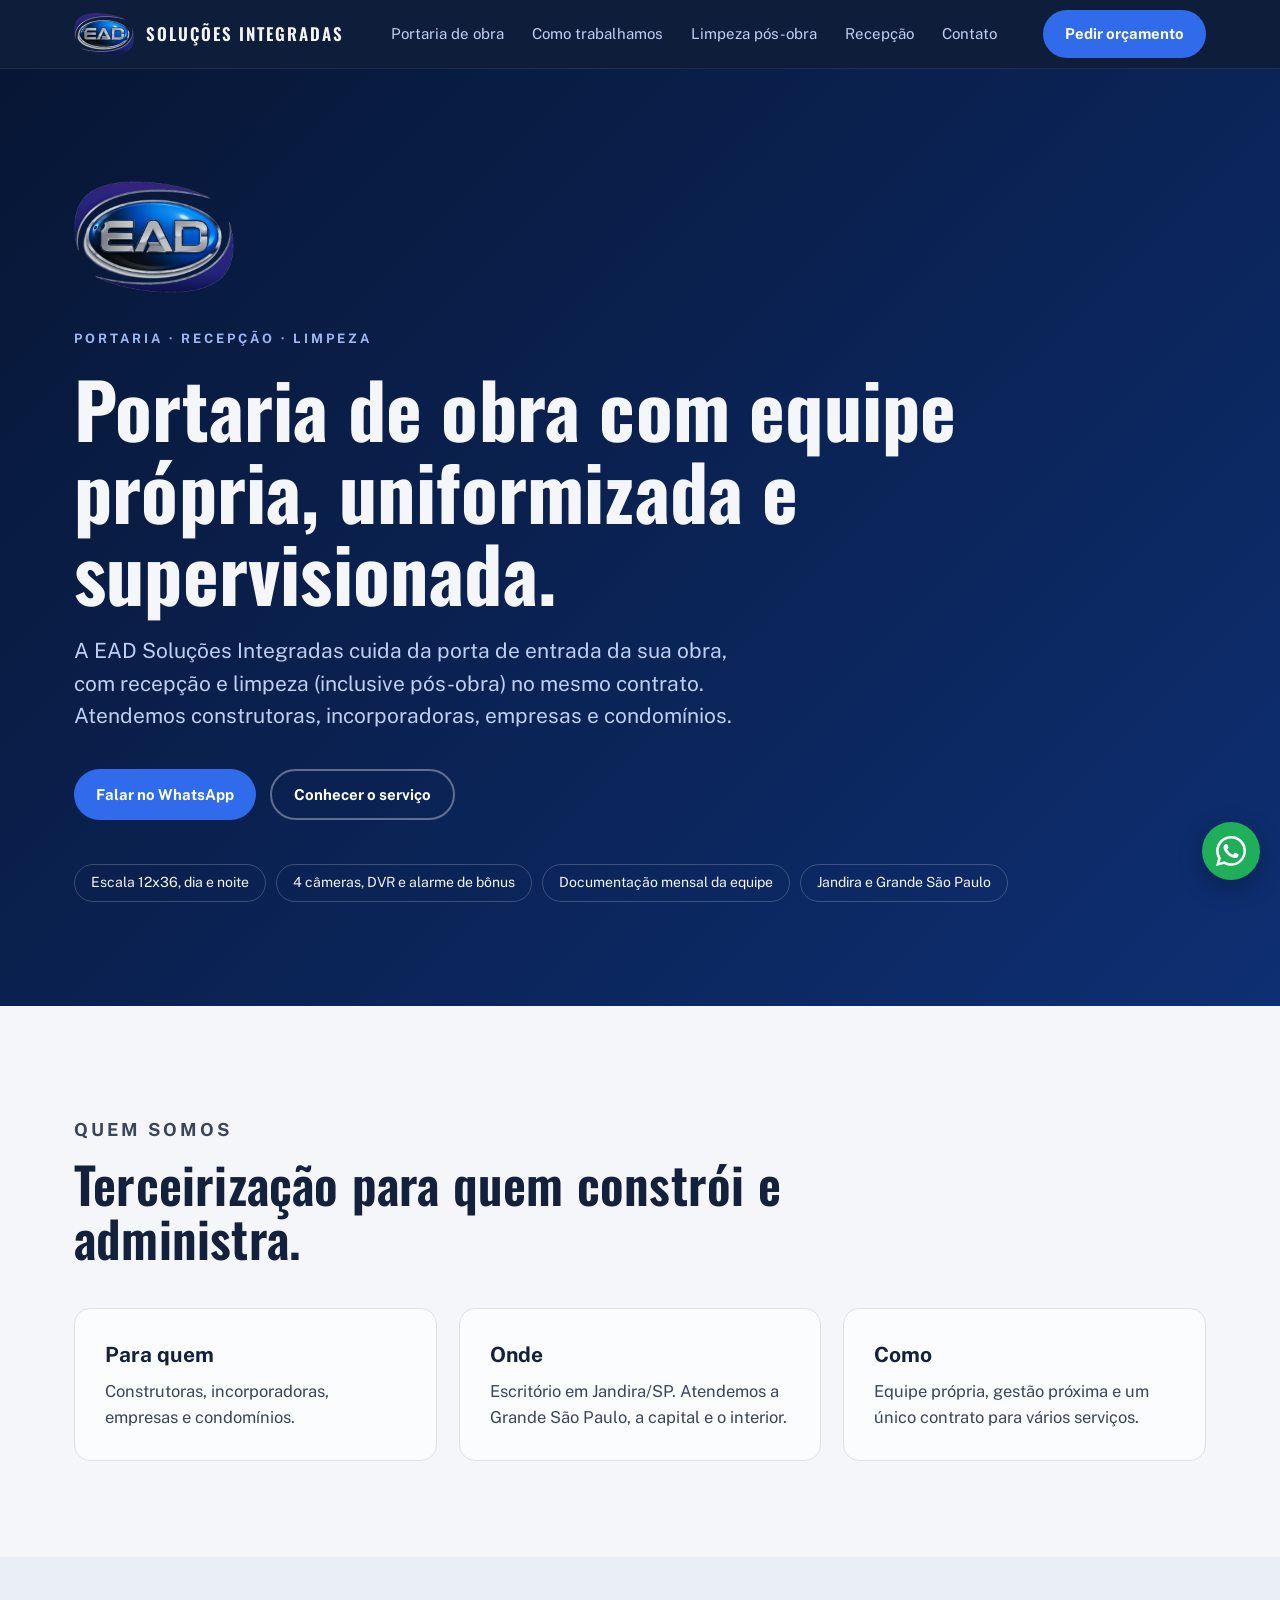
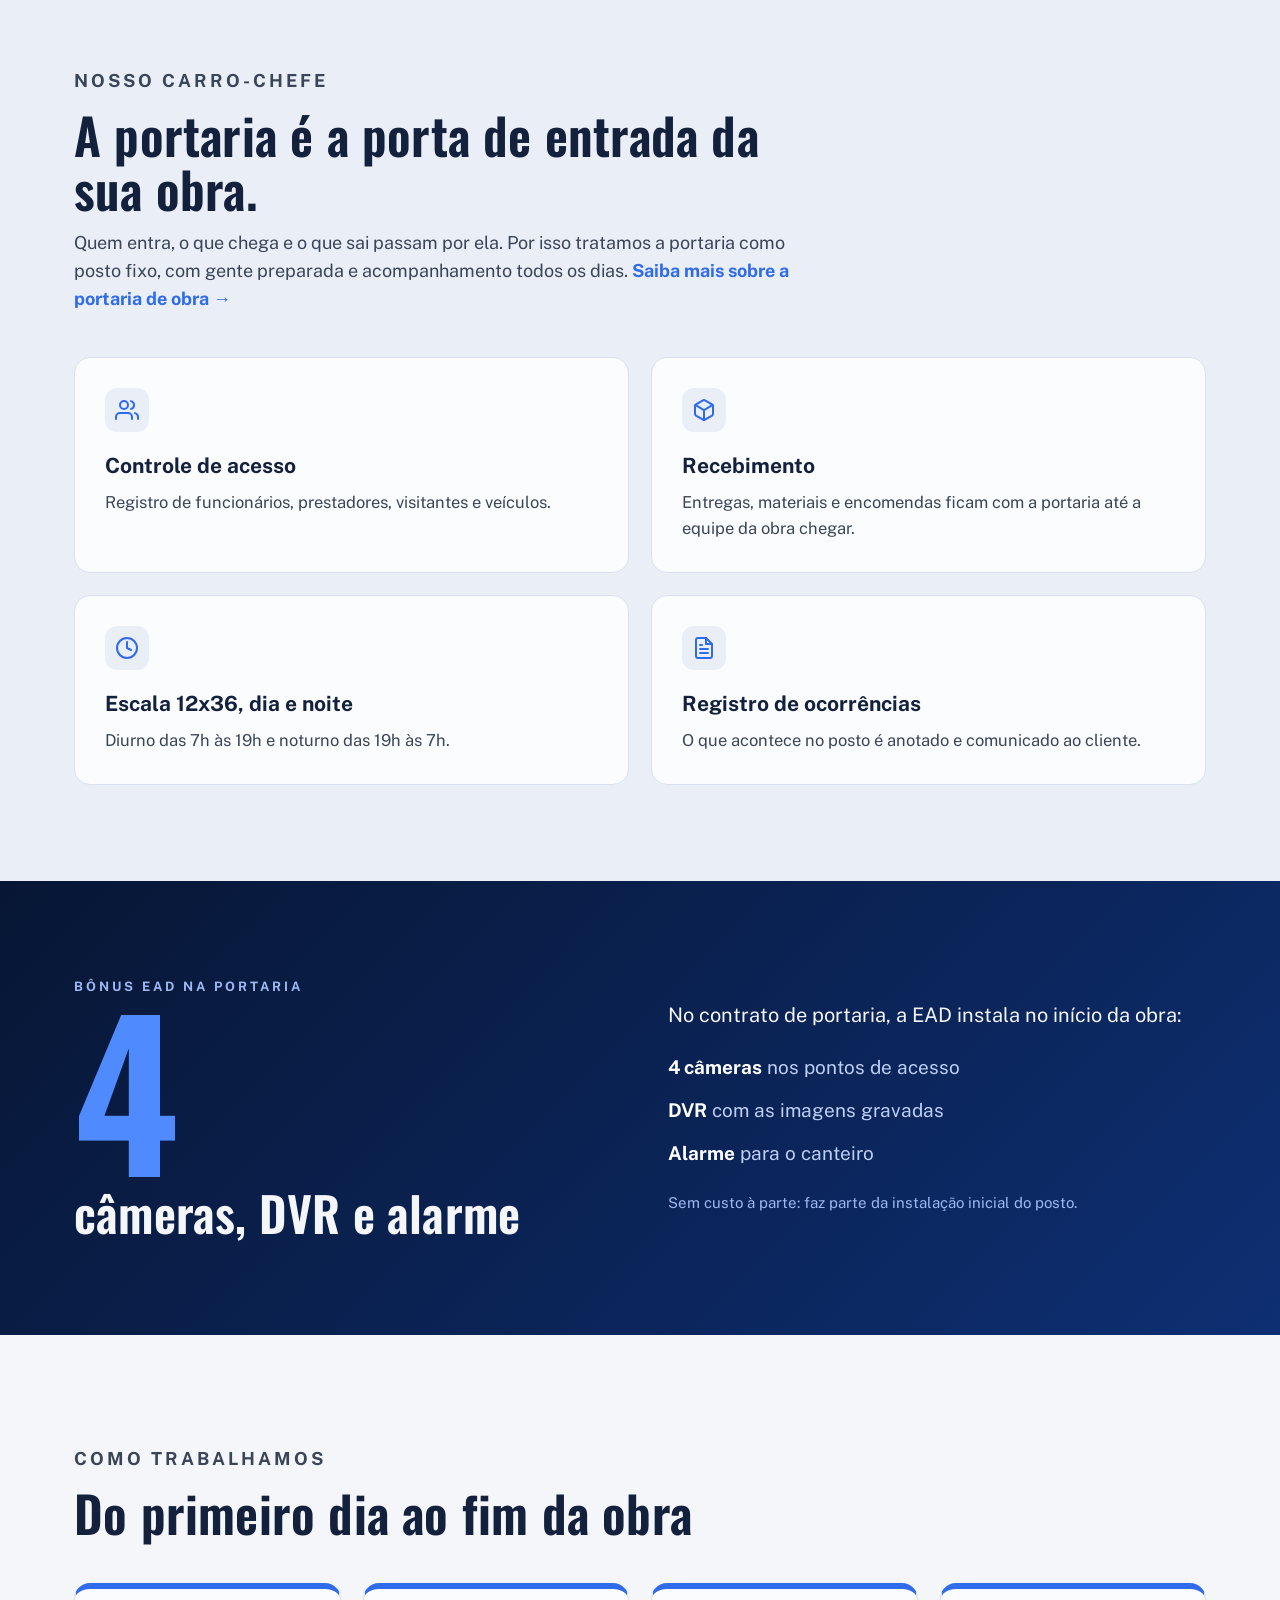
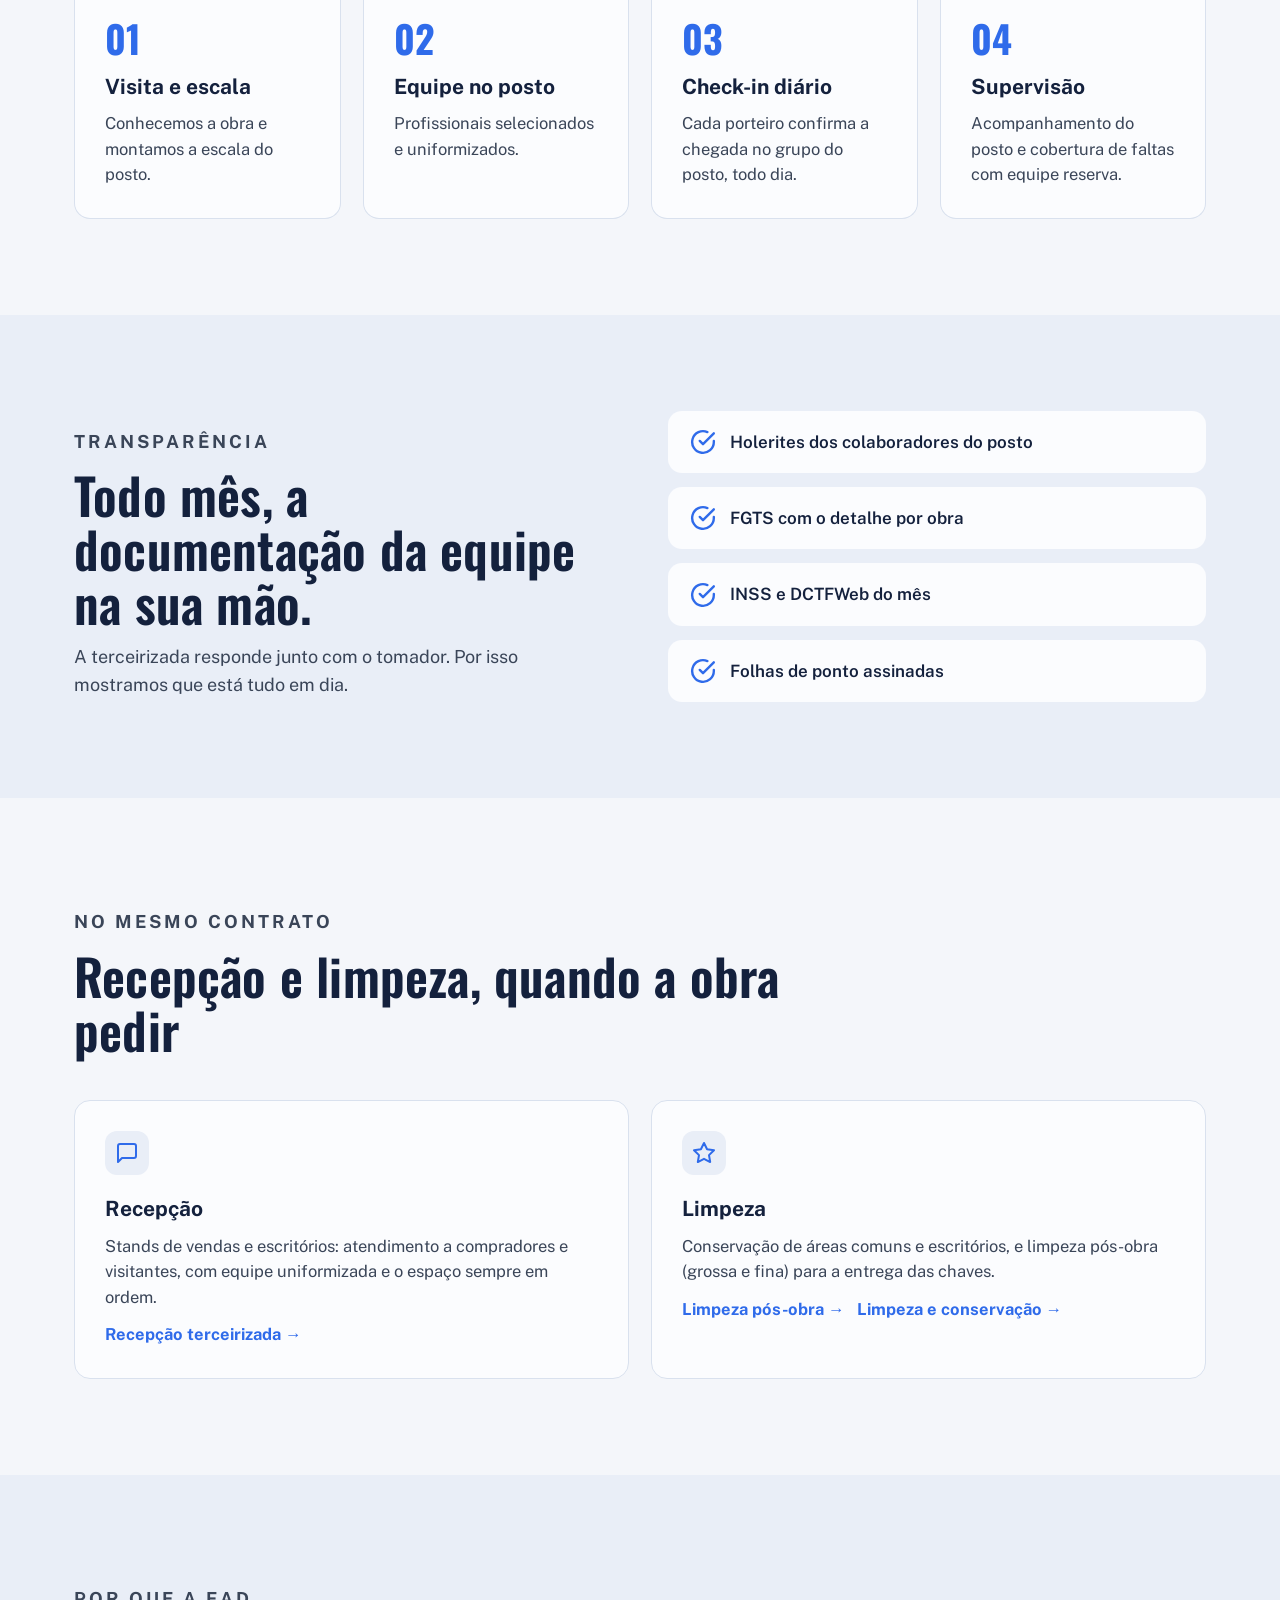
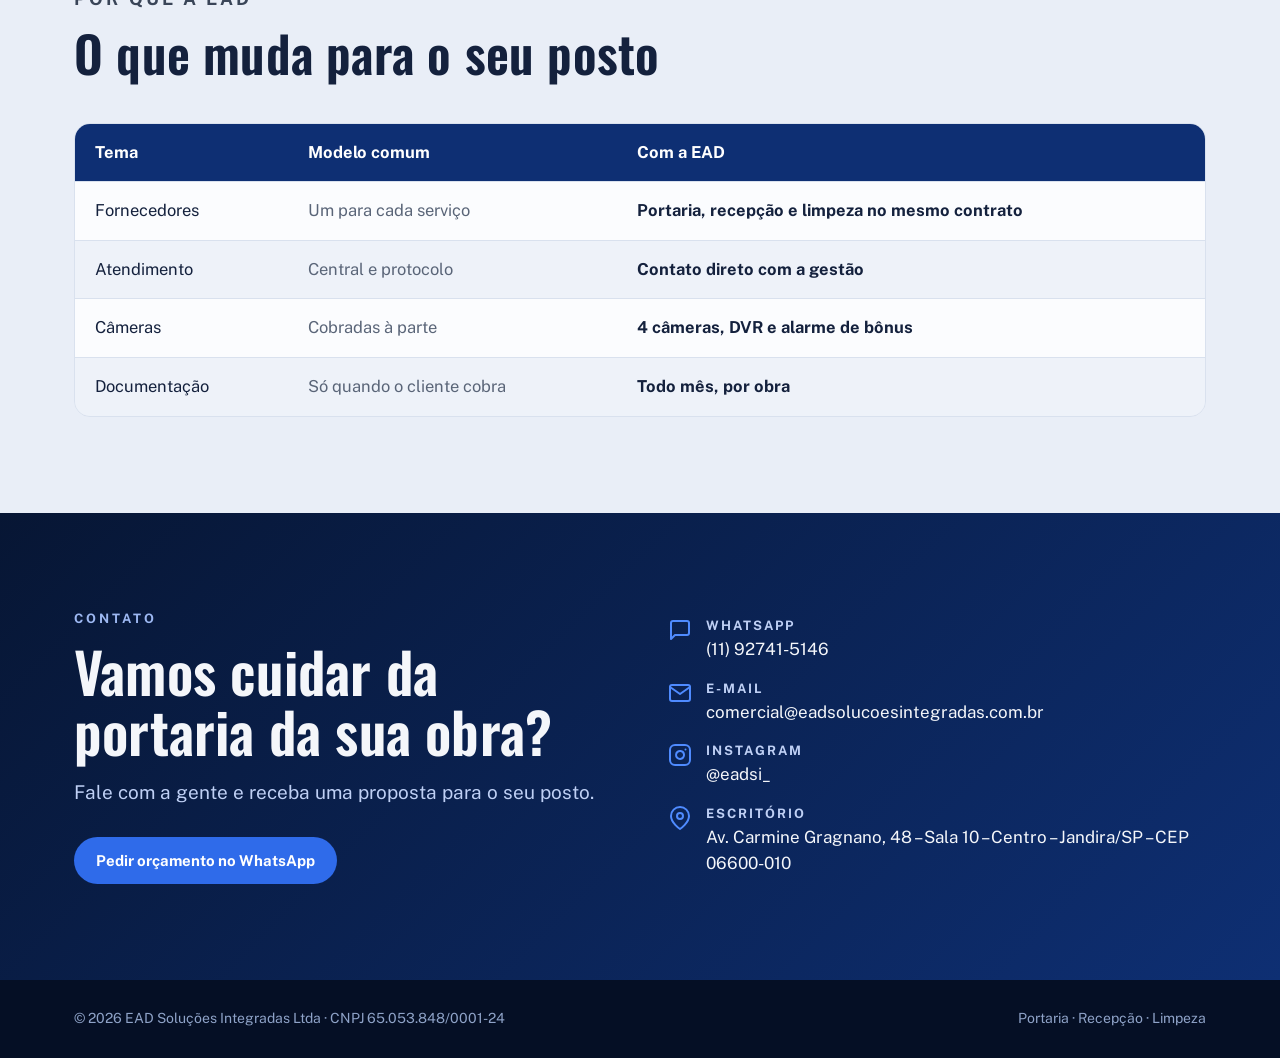
<file: index.html>
<!DOCTYPE html>
<html lang="pt-BR">
<head>
<meta charset="UTF-8">
<meta name="viewport" content="width=device-width, initial-scale=1.0">
<title>Portaria de Obra, Limpeza Pós-Obra e Recepção | EAD Soluções Integradas – Jandira e Grande SP</title>
<meta name="description" content="Empresa de terceirização de portaria de obra, porteiro 12x36, limpeza pós-obra, limpeza e conservação e recepção para construtoras, incorporadoras, empresas e condomínios. Jandira, Barueri, Carapicuíba, Osasco e São Paulo.">
<link rel="canonical" href="https://eadsolucoesintegradas.com.br/">
<meta name="keywords" content="portaria de obra, porteiro para obra, portaria terceirizada, controlador de acesso, limpeza pós-obra, limpeza pos obra, limpeza de obra, limpeza e conservação, recepcionista terceirizada, terceirização de serviços, Jandira, Barueri, Carapicuíba, Osasco, São Paulo">
<meta property="og:title" content="EAD Soluções Integradas">
<meta property="og:description" content="Portaria de obra com equipe própria, uniformizada e supervisionada. Recepção e limpeza no mesmo contrato.">
<meta property="og:type" content="website">
<meta property="og:image" content="https://eadsolucoesintegradas.com.br/og-ead.jpg">
<link rel="icon" type="image/png" href="logo-ead-web.png">
<meta property="og:url" content="https://eadsolucoesintegradas.com.br/">
<meta name="theme-color" content="#071634">
<link rel="preconnect" href="https://fonts.googleapis.com">
<link href="https://fonts.googleapis.com/css2?family=Oswald:wght@500;600;700&family=Public+Sans:wght@400;600;700&display=swap" rel="stylesheet">
<link rel="stylesheet" href="/style.css">
<script type="application/ld+json">
{"@context":"https://schema.org","@type":"LocalBusiness","@id":"https://eadsolucoesintegradas.com.br/#empresa",
"name":"EAD Soluções Integradas","legalName":"EAD Soluções Integradas Ltda","taxID":"65.053.848/0001-24",
"description":"Terceirização de portaria de obra, limpeza pós-obra, limpeza e conservação e recepção para construtoras, incorporadoras, empresas e condomínios.",
"url":"https://eadsolucoesintegradas.com.br/","logo":"https://eadsolucoesintegradas.com.br/logo-ead-web.png","image":"https://eadsolucoesintegradas.com.br/og-ead.jpg",
"telephone":"+55-11-92741-5146","email":"comercial@eadsolucoesintegradas.com.br",
"address":{"@type":"PostalAddress","streetAddress":"Av. Carmine Gragnano, 48 – Sala 10 – Centro","addressLocality":"Jandira","addressRegion":"SP","postalCode":"06600-010","addressCountry":"BR"},
"areaServed":["Jandira","Barueri","Carapicuíba","Osasco","Itapevi","Cotia","Santana de Parnaíba","São Paulo","Grande São Paulo"],
"sameAs":["https://www.instagram.com/eadsi_/"],
"hasOfferCatalog":{"@type":"OfferCatalog","name":"Serviços","itemListElement":[
{"@type":"Offer","itemOffered":{"@type":"Service","name":"Portaria de obra","url":"https://eadsolucoesintegradas.com.br/portaria-de-obra/"}},
{"@type":"Offer","itemOffered":{"@type":"Service","name":"Limpeza pós-obra","url":"https://eadsolucoesintegradas.com.br/limpeza-pos-obra/"}},
{"@type":"Offer","itemOffered":{"@type":"Service","name":"Limpeza e conservação","url":"https://eadsolucoesintegradas.com.br/limpeza-e-conservacao/"}},
{"@type":"Offer","itemOffered":{"@type":"Service","name":"Recepção terceirizada","url":"https://eadsolucoesintegradas.com.br/recepcao-terceirizada/"}}]}}
</script>
</head>
<body>

<nav>
  <div class="wrap nav-in">
    <a class="brand" href="#inicio" aria-label="EAD Soluções Integradas – início"><img src="logo-ead-web.png" alt="EAD" width="60" height="42" style="height:42px;width:auto"><b>SOLUÇÕES INTEGRADAS</b></a>
    <div class="links">
      <a href="/portaria-de-obra/">Portaria de obra</a>
      <a href="/#como">Como trabalhamos</a>
      <a href="/limpeza-pos-obra/">Limpeza pós-obra</a>
      <a href="/recepcao-terceirizada/">Recepção</a>
      <a href="#contato">Contato</a>
    </div>
    <a class="btn" href="https://wa.me/5511927415146?text=Ol%C3%A1%2C%20gostaria%20de%20um%20or%C3%A7amento%20com%20a%20EAD." target="_blank" rel="noopener">Pedir orçamento</a>
  </div>
</nav>

<header class="hero on-dark" id="inicio">
  <div class="wrap">
    <img src="logo-ead-web.png" alt="Logo EAD Soluções Integradas" width="160" height="112" style="height:112px;width:auto;margin-bottom:28px">
    <p class="eyebrow">Portaria · Recepção · Limpeza</p>
    <h1>Portaria de obra com equipe própria, uniformizada e supervisionada.</h1>
    <p class="lead">A EAD Soluções Integradas cuida da porta de entrada da sua obra, com recepção e limpeza (inclusive pós-obra) no mesmo contrato. Atendemos construtoras, incorporadoras, empresas e condomínios.</p>
    <div class="ctas">
      <a class="btn" href="https://wa.me/5511927415146?text=Ol%C3%A1%2C%20gostaria%20de%20um%20or%C3%A7amento%20com%20a%20EAD." target="_blank" rel="noopener">Falar no WhatsApp</a>
      <a class="btn ghost" href="#portaria">Conhecer o serviço</a>
    </div>
    <div class="chips">
      <span class="chip">Escala 12x36, dia e noite</span>
      <span class="chip">4 câmeras, DVR e alarme de bônus</span>
      <span class="chip">Documentação mensal da equipe</span>
      <span class="chip">Jandira e Grande São Paulo</span>
    </div>
  </div>
</header>

<section id="quem">
  <div class="wrap">
    <div class="head">
      <p class="eyebrow">Quem somos</p>
      <h2>Terceirização para quem constrói e administra.</h2>
    </div>
    <div class="grid g3">
      <div class="card"><h3>Para quem</h3><p>Construtoras, incorporadoras, empresas e condomínios.</p></div>
      <div class="card"><h3>Onde</h3><p>Escritório em Jandira/SP. Atendemos a Grande São Paulo, a capital e o interior.</p></div>
      <div class="card"><h3>Como</h3><p>Equipe própria, gestão próxima e um único contrato para vários serviços.</p></div>
    </div>
  </div>
</section>

<section id="portaria" class="alt">
  <div class="wrap">
    <div class="head">
      <p class="eyebrow">Nosso carro-chefe</p>
      <h2>A portaria é a porta de entrada da sua obra.</h2>
      <p>Quem entra, o que chega e o que sai passam por ela. Por isso tratamos a portaria como posto fixo, com gente preparada e acompanhamento todos os dias. <a href="/portaria-de-obra/" style="color:var(--blue);font-weight:700">Saiba mais sobre a portaria de obra →</a></p>
    </div>
    <div class="grid g2">
      <div class="card"><div class="ico"><svg viewBox="0 0 24 24" fill="none" stroke="currentColor" stroke-width="2" stroke-linecap="round" stroke-linejoin="round"><path d="M17 21v-2a4 4 0 0 0-4-4H5a4 4 0 0 0-4 4v2"/><circle cx="9" cy="7" r="4"/><path d="M23 21v-2a4 4 0 0 0-3-3.87M16 3.13a4 4 0 0 1 0 7.75"/></svg></div><h3>Controle de acesso</h3><p>Registro de funcionários, prestadores, visitantes e veículos.</p></div>
      <div class="card"><div class="ico"><svg viewBox="0 0 24 24" fill="none" stroke="currentColor" stroke-width="2" stroke-linecap="round" stroke-linejoin="round"><path d="M21 16V8a2 2 0 0 0-1-1.73l-7-4a2 2 0 0 0-2 0l-7 4A2 2 0 0 0 3 8v8a2 2 0 0 0 1 1.73l7 4a2 2 0 0 0 2 0l7-4A2 2 0 0 0 21 16z"/><path d="M3.27 6.96 12 12.01l8.73-5.05M12 22.08V12"/></svg></div><h3>Recebimento</h3><p>Entregas, materiais e encomendas ficam com a portaria até a equipe da obra chegar.</p></div>
      <div class="card"><div class="ico"><svg viewBox="0 0 24 24" fill="none" stroke="currentColor" stroke-width="2" stroke-linecap="round" stroke-linejoin="round"><circle cx="12" cy="12" r="10"/><path d="M12 6v6l4 2"/></svg></div><h3>Escala 12x36, dia e noite</h3><p>Diurno das 7h às 19h e noturno das 19h às 7h.</p></div>
      <div class="card"><div class="ico"><svg viewBox="0 0 24 24" fill="none" stroke="currentColor" stroke-width="2" stroke-linecap="round" stroke-linejoin="round"><path d="M14 2H6a2 2 0 0 0-2 2v16a2 2 0 0 0 2 2h12a2 2 0 0 0 2-2V8z"/><path d="M14 2v6h6M16 13H8M16 17H8M10 9H8"/></svg></div><h3>Registro de ocorrências</h3><p>O que acontece no posto é anotado e comunicado ao cliente.</p></div>
    </div>
  </div>
</section>

<section class="bonus on-dark">
  <div class="wrap cols">
    <div>
      <p class="eyebrow">Bônus EAD na portaria</p>
      <p class="big">4</p>
      <h2>câmeras, DVR e alarme</h2>
    </div>
    <div>
      <p style="font-size:20px">No contrato de portaria, a EAD instala no início da obra:</p>
      <ul>
        <li><b>4 câmeras</b> nos pontos de acesso</li>
        <li><b>DVR</b> com as imagens gravadas</li>
        <li><b>Alarme</b> para o canteiro</li>
      </ul>
      <small>Sem custo à parte: faz parte da instalação inicial do posto.</small>
    </div>
  </div>
</section>

<section id="como">
  <div class="wrap">
    <div class="head">
      <p class="eyebrow">Como trabalhamos</p>
      <h2>Do primeiro dia ao fim da obra</h2>
    </div>
    <div class="grid g4">
      <div class="card step"><p class="n">01</p><h3>Visita e escala</h3><p>Conhecemos a obra e montamos a escala do posto.</p></div>
      <div class="card step"><p class="n">02</p><h3>Equipe no posto</h3><p>Profissionais selecionados e uniformizados.</p></div>
      <div class="card step"><p class="n">03</p><h3>Check-in diário</h3><p>Cada porteiro confirma a chegada no grupo do posto, todo dia.</p></div>
      <div class="card step"><p class="n">04</p><h3>Supervisão</h3><p>Acompanhamento do posto e cobertura de faltas com equipe reserva.</p></div>
    </div>
  </div>
</section>

<section class="alt">
  <div class="wrap two">
    <div class="head" style="margin-bottom:0">
      <p class="eyebrow">Transparência</p>
      <h2>Todo mês, a documentação da equipe na sua mão.</h2>
      <p>A terceirizada responde junto com o tomador. Por isso mostramos que está tudo em dia.</p>
    </div>
    <div class="checks">
      <div class="check"><svg viewBox="0 0 24 24" fill="none" stroke="currentColor" stroke-width="2.2" stroke-linecap="round" stroke-linejoin="round"><path d="M22 11.08V12a10 10 0 1 1-5.93-9.14"/><path d="M22 4 12 14.01l-3-3"/></svg>Holerites dos colaboradores do posto</div>
      <div class="check"><svg viewBox="0 0 24 24" fill="none" stroke="currentColor" stroke-width="2.2" stroke-linecap="round" stroke-linejoin="round"><path d="M22 11.08V12a10 10 0 1 1-5.93-9.14"/><path d="M22 4 12 14.01l-3-3"/></svg>FGTS com o detalhe por obra</div>
      <div class="check"><svg viewBox="0 0 24 24" fill="none" stroke="currentColor" stroke-width="2.2" stroke-linecap="round" stroke-linejoin="round"><path d="M22 11.08V12a10 10 0 1 1-5.93-9.14"/><path d="M22 4 12 14.01l-3-3"/></svg>INSS e DCTFWeb do mês</div>
      <div class="check"><svg viewBox="0 0 24 24" fill="none" stroke="currentColor" stroke-width="2.2" stroke-linecap="round" stroke-linejoin="round"><path d="M22 11.08V12a10 10 0 1 1-5.93-9.14"/><path d="M22 4 12 14.01l-3-3"/></svg>Folhas de ponto assinadas</div>
    </div>
  </div>
</section>

<section id="servicos">
  <div class="wrap">
    <div class="head">
      <p class="eyebrow">No mesmo contrato</p>
      <h2>Recepção e limpeza, quando a obra pedir</h2>
    </div>
    <div class="grid g2">
      <div class="card"><div class="ico"><svg viewBox="0 0 24 24" fill="none" stroke="currentColor" stroke-width="2" stroke-linecap="round" stroke-linejoin="round"><path d="M21 15a2 2 0 0 1-2 2H7l-4 4V5a2 2 0 0 1 2-2h14a2 2 0 0 1 2 2z"/></svg></div><h3>Recepção</h3><p>Stands de vendas e escritórios: atendimento a compradores e visitantes, com equipe uniformizada e o espaço sempre em ordem.</p><p style="margin-top:12px"><a href="/recepcao-terceirizada/" style="color:var(--blue);font-weight:700">Recepção terceirizada →</a></p></div>
      <div class="card"><div class="ico"><svg viewBox="0 0 24 24" fill="none" stroke="currentColor" stroke-width="2" stroke-linecap="round" stroke-linejoin="round"><path d="m12 2 3.09 6.26L22 9.27l-5 4.87 1.18 6.88L12 17.77l-6.18 3.25L7 14.14 2 9.27l6.91-1.01z"/></svg></div><h3>Limpeza</h3><p>Conservação de áreas comuns e escritórios, e limpeza pós-obra (grossa e fina) para a entrega das chaves.</p><p style="margin-top:12px"><a href="/limpeza-pos-obra/" style="color:var(--blue);font-weight:700">Limpeza pós-obra →</a> &nbsp; <a href="/limpeza-e-conservacao/" style="color:var(--blue);font-weight:700">Limpeza e conservação →</a></p></div>
    </div>
  </div>
</section>

<section class="alt">
  <div class="wrap">
    <div class="head">
      <p class="eyebrow">Por que a EAD</p>
      <h2>O que muda para o seu posto</h2>
    </div>
    <table class="cmp">
      <tr><th>Tema</th><th>Modelo comum</th><th>Com a EAD</th></tr>
      <tr><td>Fornecedores</td><td>Um para cada serviço</td><td>Portaria, recepção e limpeza no mesmo contrato</td></tr>
      <tr><td>Atendimento</td><td>Central e protocolo</td><td>Contato direto com a gestão</td></tr>
      <tr><td>Câmeras</td><td>Cobradas à parte</td><td>4 câmeras, DVR e alarme de bônus</td></tr>
      <tr><td>Documentação</td><td>Só quando o cliente cobra</td><td>Todo mês, por obra</td></tr>
    </table>
  </div>
</section>

<section id="contato" class="contact on-dark">
  <div class="wrap two">
    <div>
      <p class="eyebrow">Contato</p>
      <h2 style="margin-top:12px">Vamos cuidar da portaria da sua obra?</h2>
      <p class="lead">Fale com a gente e receba uma proposta para o seu posto.</p>
      <a class="btn" href="https://wa.me/5511927415146?text=Ol%C3%A1%2C%20gostaria%20de%20um%20or%C3%A7amento%20com%20a%20EAD." target="_blank" rel="noopener">Pedir orçamento no WhatsApp</a>
    </div>
    <div class="clist">
      <div class="citem"><svg viewBox="0 0 24 24" fill="none" stroke="currentColor" stroke-width="2" stroke-linecap="round" stroke-linejoin="round"><path d="M21 15a2 2 0 0 1-2 2H7l-4 4V5a2 2 0 0 1 2-2h14a2 2 0 0 1 2 2z"/></svg><div><span>WhatsApp</span><a href="https://wa.me/5511927415146" target="_blank" rel="noopener">(11) 92741-5146</a></div></div>
      <div class="citem"><svg viewBox="0 0 24 24" fill="none" stroke="currentColor" stroke-width="2" stroke-linecap="round" stroke-linejoin="round"><path d="M4 4h16c1.1 0 2 .9 2 2v12c0 1.1-.9 2-2 2H4c-1.1 0-2-.9-2-2V6c0-1.1.9-2 2-2z"/><path d="m22 6-10 7L2 6"/></svg><div><span>E-mail</span><a href="mailto:comercial@eadsolucoesintegradas.com.br">comercial@eadsolucoesintegradas.com.br</a></div></div>
      <div class="citem"><svg viewBox="0 0 24 24" fill="none" stroke="currentColor" stroke-width="2" stroke-linecap="round" stroke-linejoin="round"><rect x="2" y="2" width="20" height="20" rx="5"/><path d="M16 11.37A4 4 0 1 1 12.63 8 4 4 0 0 1 16 11.37zM17.5 6.5h.01"/></svg><div><span>Instagram</span><a href="https://www.instagram.com/eadsi_/" target="_blank" rel="noopener">@eadsi_</a></div></div>
      <div class="citem"><svg viewBox="0 0 24 24" fill="none" stroke="currentColor" stroke-width="2" stroke-linecap="round" stroke-linejoin="round"><path d="M21 10c0 7-9 13-9 13s-9-6-9-13a9 9 0 0 1 18 0z"/><circle cx="12" cy="10" r="3"/></svg><div><span>Escritório</span>Av. Carmine Gragnano, 48 – Sala 10 – Centro – Jandira/SP – CEP 06600-010</div></div>
    </div>
  </div>
</section>

<footer>
  <div class="wrap foot">
    <span>© 2026 EAD Soluções Integradas Ltda · CNPJ 65.053.848/0001-24</span>
    <span>Portaria · Recepção · Limpeza</span>
  </div>
</footer>

<a class="wa" href="https://wa.me/5511927415146" target="_blank" rel="noopener" aria-label="Falar no WhatsApp"><svg viewBox="0 0 24 24" fill="currentColor"><path d="M20.52 3.48A11.86 11.86 0 0 0 12.04 0C5.46 0 .1 5.35.1 11.93c0 2.1.55 4.15 1.6 5.96L0 24l6.27-1.64a11.9 11.9 0 0 0 5.77 1.47h.01c6.58 0 11.93-5.35 11.94-11.93a11.85 11.85 0 0 0-3.47-8.42zM12.05 21.8h-.01a9.9 9.9 0 0 1-5.04-1.38l-.36-.21-3.72.97 1-3.62-.24-.37a9.86 9.86 0 0 1-1.51-5.26c0-5.46 4.45-9.9 9.92-9.9a9.86 9.86 0 0 1 9.9 9.91c0 5.47-4.45 9.91-9.94 9.91zm5.44-7.42c-.3-.15-1.76-.87-2.03-.97-.27-.1-.47-.15-.67.15-.2.3-.77.97-.94 1.17-.17.2-.35.22-.65.07-.3-.15-1.26-.46-2.4-1.48-.89-.79-1.49-1.77-1.66-2.07-.17-.3-.02-.46.13-.61.13-.13.3-.35.45-.52.15-.17.2-.3.3-.5.1-.2.05-.37-.02-.52-.08-.15-.67-1.61-.92-2.21-.24-.58-.49-.5-.67-.51h-.57c-.2 0-.52.07-.8.37-.27.3-1.04 1.02-1.04 2.48s1.07 2.88 1.21 3.08c.15.2 2.1 3.2 5.08 4.49.71.31 1.26.49 1.69.63.71.23 1.36.2 1.87.12.57-.09 1.76-.72 2.01-1.41.25-.7.25-1.29.17-1.41-.07-.13-.27-.2-.57-.35z"/></svg></a>

</body>
</html>
</file>
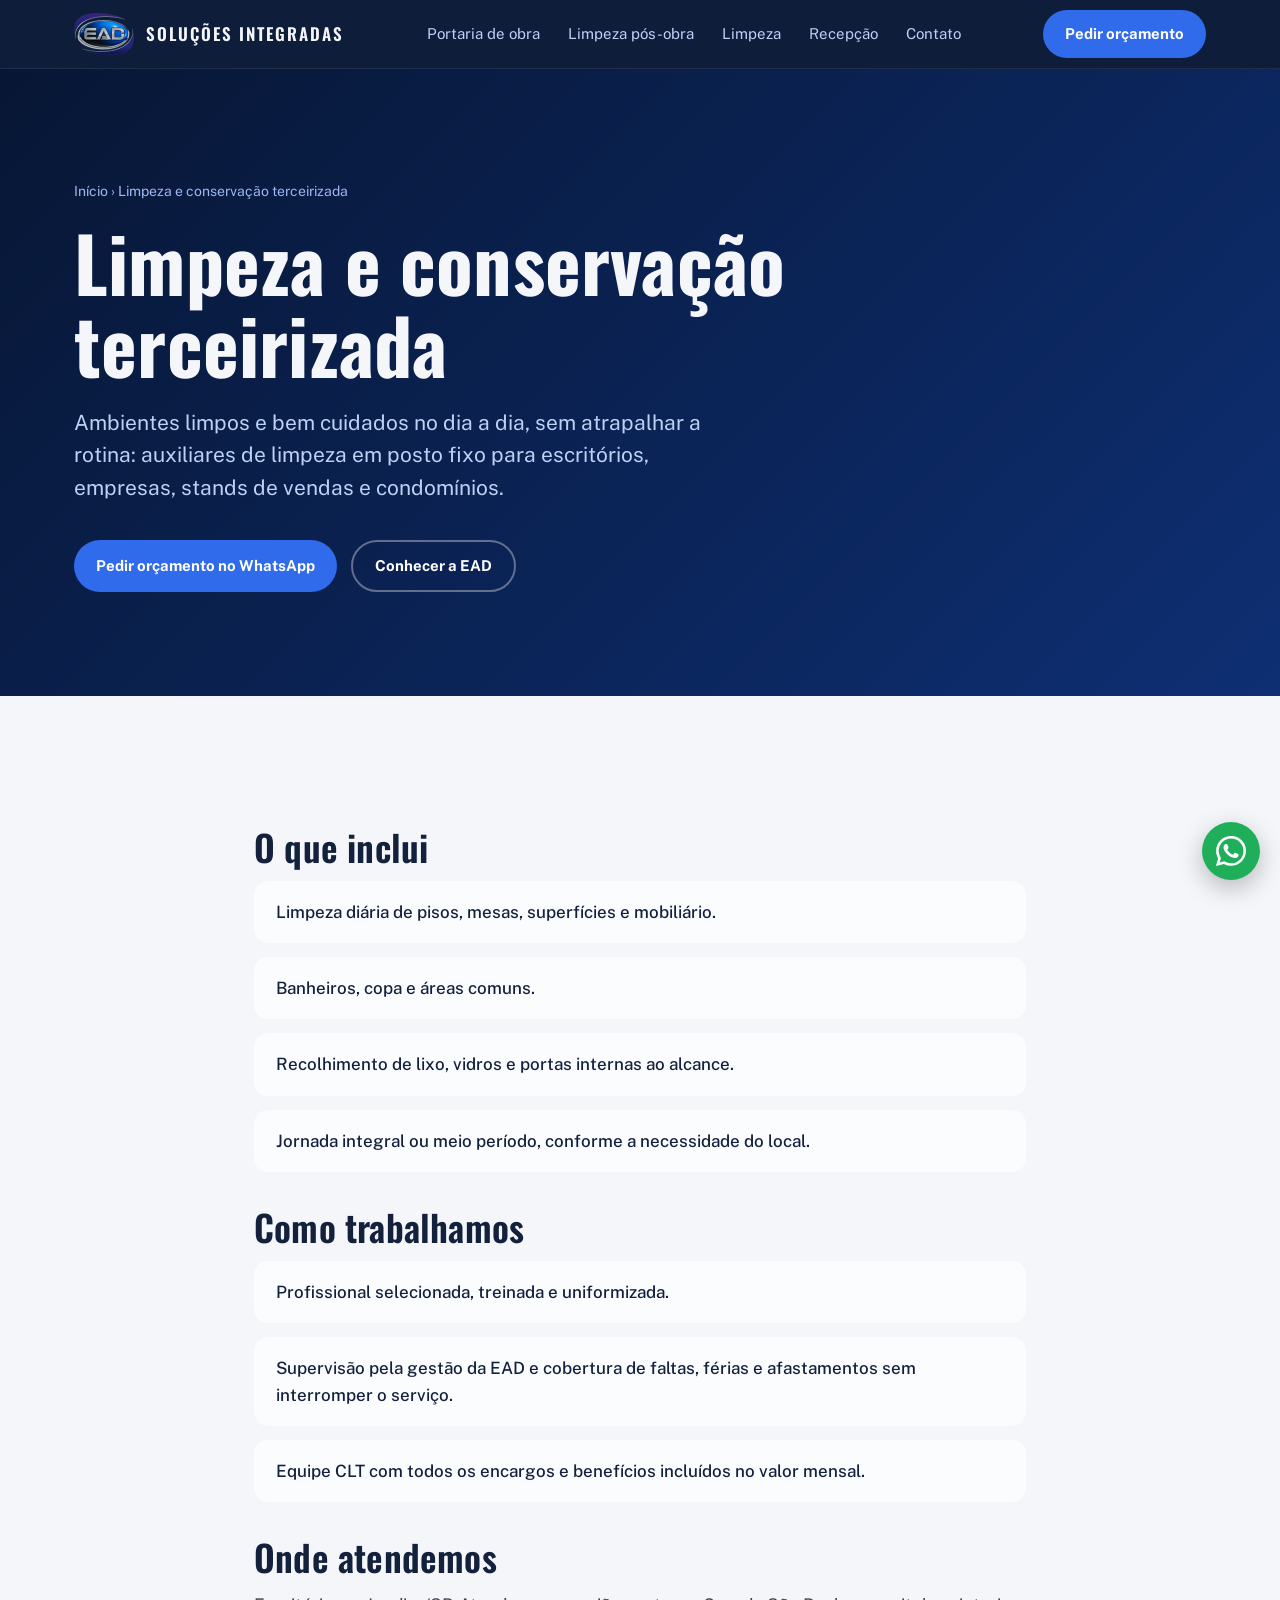
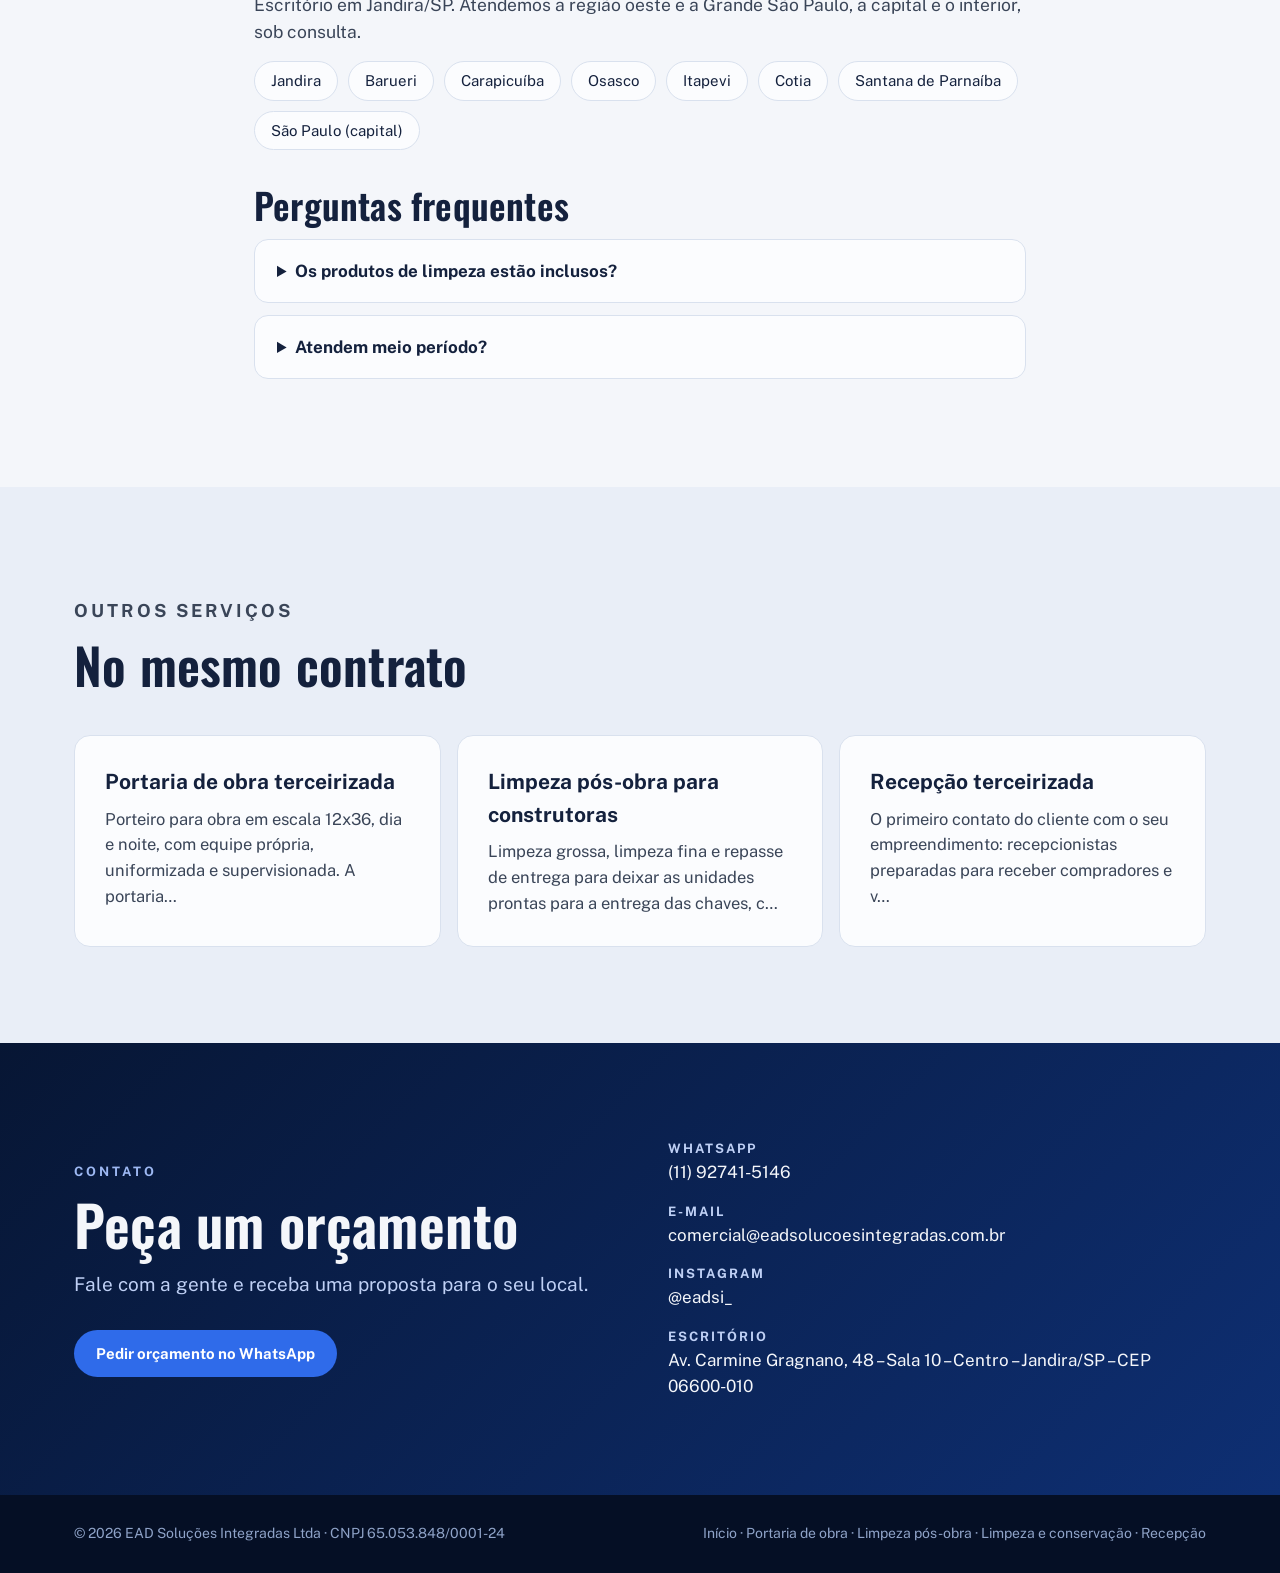
<file: limpeza-e-conservacao/index.html>
<!DOCTYPE html>
<html lang="pt-BR">
<head>
<meta charset="UTF-8">
<meta name="viewport" content="width=device-width, initial-scale=1.0">
<title>Limpeza e Conservação Terceirizada para Empresas e Condomínios | EAD</title>
<meta name="description" content="Auxiliar de limpeza terceirizada para escritórios, empresas, stands de vendas e condomínios, com equipe CLT, uniforme e cobertura de faltas. Jandira, Barueri, Osasco e São Paulo.">
<meta name="keywords" content="limpeza e conservação, limpeza terceirizada, auxiliar de limpeza terceirizada, limpeza de escritório, limpeza de condomínio, empresa de limpeza Jandira">
<link rel="canonical" href="https://eadsolucoesintegradas.com.br/limpeza-e-conservacao/">
<meta property="og:title" content="Limpeza e Conservação Terceirizada para Empresas e Condomínios | EAD">
<meta property="og:description" content="Auxiliar de limpeza terceirizada para escritórios, empresas, stands de vendas e condomínios, com equipe CLT, uniforme e cobertura de faltas. Jandira, Barueri, Osasco e São Paulo.">
<meta property="og:type" content="website">
<meta property="og:url" content="https://eadsolucoesintegradas.com.br/limpeza-e-conservacao/">
<meta property="og:image" content="https://eadsolucoesintegradas.com.br/og-ead.jpg">
<meta name="theme-color" content="#071634">
<link rel="icon" type="image/png" href="/logo-ead-web.png">
<link rel="preconnect" href="https://fonts.googleapis.com">
<link href="https://fonts.googleapis.com/css2?family=Oswald:wght@500;600;700&family=Public+Sans:wght@400;600;700&display=swap" rel="stylesheet">
<link rel="stylesheet" href="/style.css">
<script type="application/ld+json">{"@context": "https://schema.org", "@graph": [{"@type": "Service", "name": "Limpeza e conservação terceirizada", "description": "Auxiliar de limpeza terceirizada para escritórios, empresas, stands de vendas e condomínios, com equipe CLT, uniforme e cobertura de faltas. Jandira, Barueri, Osasco e São Paulo.", "url": "https://eadsolucoesintegradas.com.br/limpeza-e-conservacao/", "provider": {"@id": "https://eadsolucoesintegradas.com.br/#empresa", "@type": "LocalBusiness", "name": "EAD Soluções Integradas", "telephone": "+55-11-92741-5146", "address": {"@type": "PostalAddress", "streetAddress": "Av. Carmine Gragnano, 48 – Sala 10 – Centro", "addressLocality": "Jandira", "addressRegion": "SP", "postalCode": "06600-010", "addressCountry": "BR"}}, "areaServed": ["Jandira", "Barueri", "Carapicuíba", "Osasco", "Itapevi", "Cotia", "Santana de Parnaíba", "São Paulo"]}, {"@type": "FAQPage", "mainEntity": [{"@type": "Question", "name": "Os produtos de limpeza estão inclusos?", "acceptedAnswer": {"@type": "Answer", "text": "Depende do contrato: podemos incluir produtos e utensílios no valor mensal ou trabalhar com os materiais fornecidos pelo cliente."}}, {"@type": "Question", "name": "Atendem meio período?", "acceptedAnswer": {"@type": "Answer", "text": "Sim. Fazemos posto de meio período ou integral, de segunda a sexta ou na escala que o local precisar."}}]}, {"@type": "BreadcrumbList", "itemListElement": [{"@type": "ListItem", "position": 1, "name": "Início", "item": "https://eadsolucoesintegradas.com.br/"}, {"@type": "ListItem", "position": 2, "name": "Limpeza e conservação terceirizada", "item": "https://eadsolucoesintegradas.com.br/limpeza-e-conservacao/"}]}]}</script>
</head>
<body>
<nav>
  <div class="wrap nav-in">
    <a class="brand" href="/" aria-label="EAD Soluções Integradas – início"><img src="/logo-ead-web.png" alt="EAD" width="60" height="42" style="height:42px;width:auto"><b>SOLUÇÕES INTEGRADAS</b></a>
    <div class="links">
      <a href="/portaria-de-obra/">Portaria de obra</a>
      <a href="/limpeza-pos-obra/">Limpeza pós-obra</a>
      <a href="/limpeza-e-conservacao/">Limpeza</a>
      <a href="/recepcao-terceirizada/">Recepção</a>
      <a href="/#contato">Contato</a>
    </div>
    <a class="btn" href="https://wa.me/5511927415146?text=Olá%2C%20gostaria%20de%20um%20orçamento%20de%20limpeza%20e%20conservação." target="_blank" rel="noopener">Pedir orçamento</a>
  </div>
</nav>
<header class="hero on-dark">
  <div class="wrap">
    <p class="breadcrumb"><a href="/">Início</a> › Limpeza e conservação terceirizada</p>
    <h1>Limpeza e conservação terceirizada</h1>
    <p class="lead">Ambientes limpos e bem cuidados no dia a dia, sem atrapalhar a rotina: auxiliares de limpeza em posto fixo para escritórios, empresas, stands de vendas e condomínios.</p>
    <div class="ctas"><a class="btn" href="https://wa.me/5511927415146?text=Olá%2C%20gostaria%20de%20um%20orçamento%20de%20limpeza%20e%20conservação." target="_blank" rel="noopener">Pedir orçamento no WhatsApp</a><a class="btn ghost" href="/">Conhecer a EAD</a></div>
  </div>
</header>
<section>
  <div class="wrap prose">
    <h2>O que inclui</h2><ul class="checks" style="list-style:none"><li class="check" style="font-weight:500">Limpeza diária de pisos, mesas, superfícies e mobiliário.</li><li class="check" style="font-weight:500">Banheiros, copa e áreas comuns.</li><li class="check" style="font-weight:500">Recolhimento de lixo, vidros e portas internas ao alcance.</li><li class="check" style="font-weight:500">Jornada integral ou meio período, conforme a necessidade do local.</li></ul><h2>Como trabalhamos</h2><ul class="checks" style="list-style:none"><li class="check" style="font-weight:500">Profissional selecionada, treinada e uniformizada.</li><li class="check" style="font-weight:500">Supervisão pela gestão da EAD e cobertura de faltas, férias e afastamentos sem interromper o serviço.</li><li class="check" style="font-weight:500">Equipe CLT com todos os encargos e benefícios incluídos no valor mensal.</li></ul>
    <h2>Onde atendemos</h2>
    <p>Escritório em Jandira/SP. Atendemos a região oeste e a Grande São Paulo, a capital e o interior, sob consulta.</p>
    <div class="cities"><span>Jandira</span><span>Barueri</span><span>Carapicuíba</span><span>Osasco</span><span>Itapevi</span><span>Cotia</span><span>Santana de Parnaíba</span><span>São Paulo (capital)</span></div>
    <h2>Perguntas frequentes</h2>
    <div class="faq"><details><summary>Os produtos de limpeza estão inclusos?</summary><p>Depende do contrato: podemos incluir produtos e utensílios no valor mensal ou trabalhar com os materiais fornecidos pelo cliente.</p></details><details><summary>Atendem meio período?</summary><p>Sim. Fazemos posto de meio período ou integral, de segunda a sexta ou na escala que o local precisar.</p></details></div>
  </div>
</section>
<section class="alt">
  <div class="wrap">
    <div class="head"><p class="eyebrow">Outros serviços</p><h2>No mesmo contrato</h2></div>
    <div class="more"><a class="card" href="/portaria-de-obra/"><h3>Portaria de obra terceirizada</h3><p>Porteiro para obra em escala 12x36, dia e noite, com equipe própria, uniformizada e supervisionada. A portaria…</p></a><a class="card" href="/limpeza-pos-obra/"><h3>Limpeza pós-obra para construtoras</h3><p>Limpeza grossa, limpeza fina e repasse de entrega para deixar as unidades prontas para a entrega das chaves, c…</p></a><a class="card" href="/recepcao-terceirizada/"><h3>Recepção terceirizada</h3><p>O primeiro contato do cliente com o seu empreendimento: recepcionistas preparadas para receber compradores e v…</p></a></div>
  </div>
</section>
<section id="contato" class="contact on-dark">
  <div class="wrap two">
    <div>
      <p class="eyebrow">Contato</p>
      <h2 style="margin-top:12px">Peça um orçamento</h2>
      <p class="lead">Fale com a gente e receba uma proposta para o seu local.</p>
      <a class="btn" href="https://wa.me/5511927415146?text=Olá%2C%20gostaria%20de%20um%20orçamento%20de%20limpeza%20e%20conservação." target="_blank" rel="noopener">Pedir orçamento no WhatsApp</a>
    </div>
    <div class="clist">
      <div class="citem"><div><span>WhatsApp</span><a href="https://wa.me/5511927415146" target="_blank" rel="noopener">(11) 92741-5146</a></div></div>
      <div class="citem"><div><span>E-mail</span><a href="mailto:comercial@eadsolucoesintegradas.com.br">comercial@eadsolucoesintegradas.com.br</a></div></div>
      <div class="citem"><div><span>Instagram</span><a href="https://www.instagram.com/eadsi_/" target="_blank" rel="noopener">@eadsi_</a></div></div>
      <div class="citem"><div><span>Escritório</span>Av. Carmine Gragnano, 48 – Sala 10 – Centro – Jandira/SP – CEP 06600-010</div></div>
    </div>
  </div>
</section>
<footer>
  <div class="wrap foot">
    <span>© 2026 EAD Soluções Integradas Ltda · CNPJ 65.053.848/0001-24</span>
    <span><a href="/">Início</a> · <a href="/portaria-de-obra/">Portaria de obra</a> · <a href="/limpeza-pos-obra/">Limpeza pós-obra</a> · <a href="/limpeza-e-conservacao/">Limpeza e conservação</a> · <a href="/recepcao-terceirizada/">Recepção</a></span>
  </div>
</footer>
<a class="wa" href="https://wa.me/5511927415146" target="_blank" rel="noopener" aria-label="Falar no WhatsApp"><svg viewBox="0 0 24 24" fill="currentColor"><path d="M20.52 3.48A11.86 11.86 0 0 0 12.04 0C5.46 0 .1 5.35.1 11.93c0 2.1.55 4.15 1.6 5.96L0 24l6.27-1.64a11.9 11.9 0 0 0 5.77 1.47h.01c6.58 0 11.93-5.35 11.94-11.93a11.85 11.85 0 0 0-3.47-8.42zM12.05 21.8h-.01a9.9 9.9 0 0 1-5.04-1.38l-.36-.21-3.72.97 1-3.62-.24-.37a9.86 9.86 0 0 1-1.51-5.26c0-5.46 4.45-9.9 9.92-9.9a9.86 9.86 0 0 1 9.9 9.91c0 5.47-4.45 9.91-9.94 9.91zm5.44-7.42c-.3-.15-1.76-.87-2.03-.97-.27-.1-.47-.15-.67.15-.2.3-.77.97-.94 1.17-.17.2-.35.22-.65.07-.3-.15-1.26-.46-2.4-1.48-.89-.79-1.49-1.77-1.66-2.07-.17-.3-.02-.46.13-.61.13-.13.3-.35.45-.52.15-.17.2-.3.3-.5.1-.2.05-.37-.02-.52-.08-.15-.67-1.61-.92-2.21-.24-.58-.49-.5-.67-.51h-.57c-.2 0-.52.07-.8.37-.27.3-1.04 1.02-1.04 2.48s1.07 2.88 1.21 3.08c.15.2 2.1 3.2 5.08 4.49.71.31 1.26.49 1.69.63.71.23 1.36.2 1.87.12.57-.09 1.76-.72 2.01-1.41.25-.7.25-1.29.17-1.41-.07-.13-.27-.2-.57-.35z"/></svg></a>
</body>
</html>
</file>
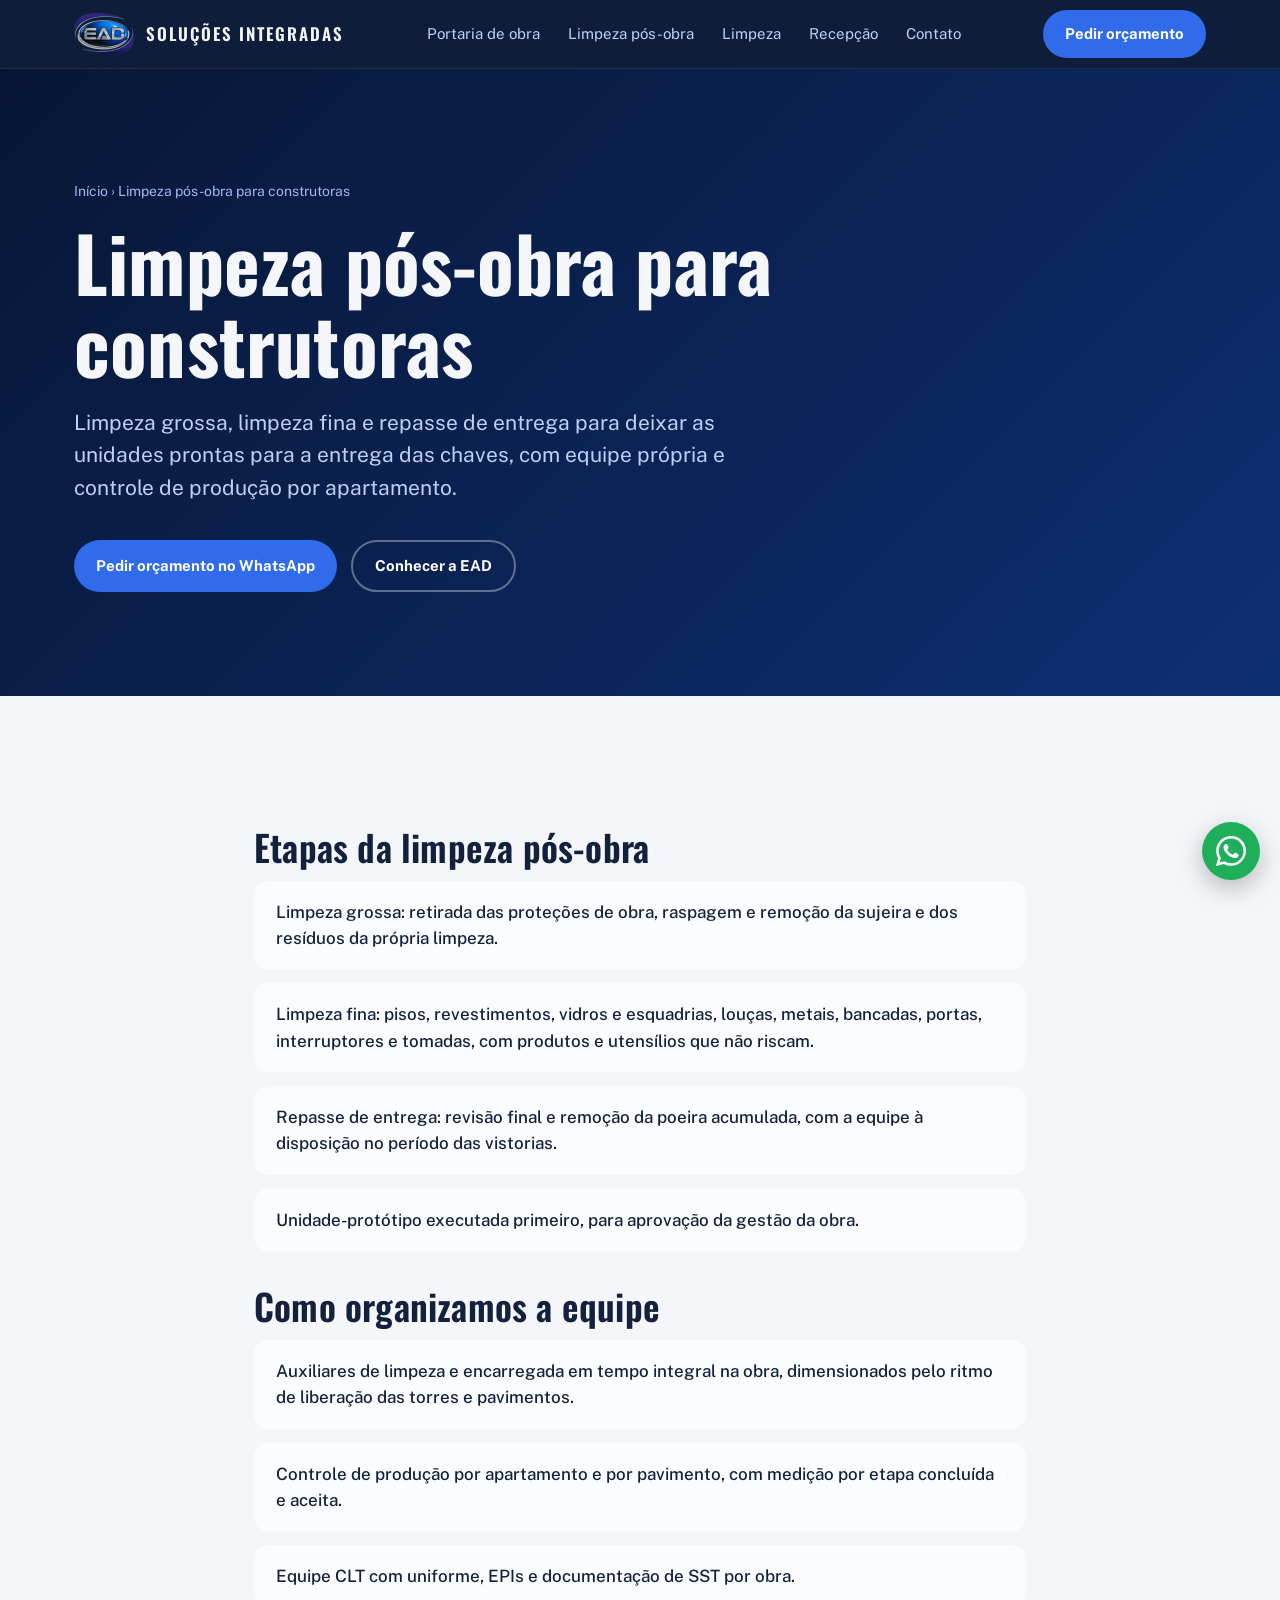
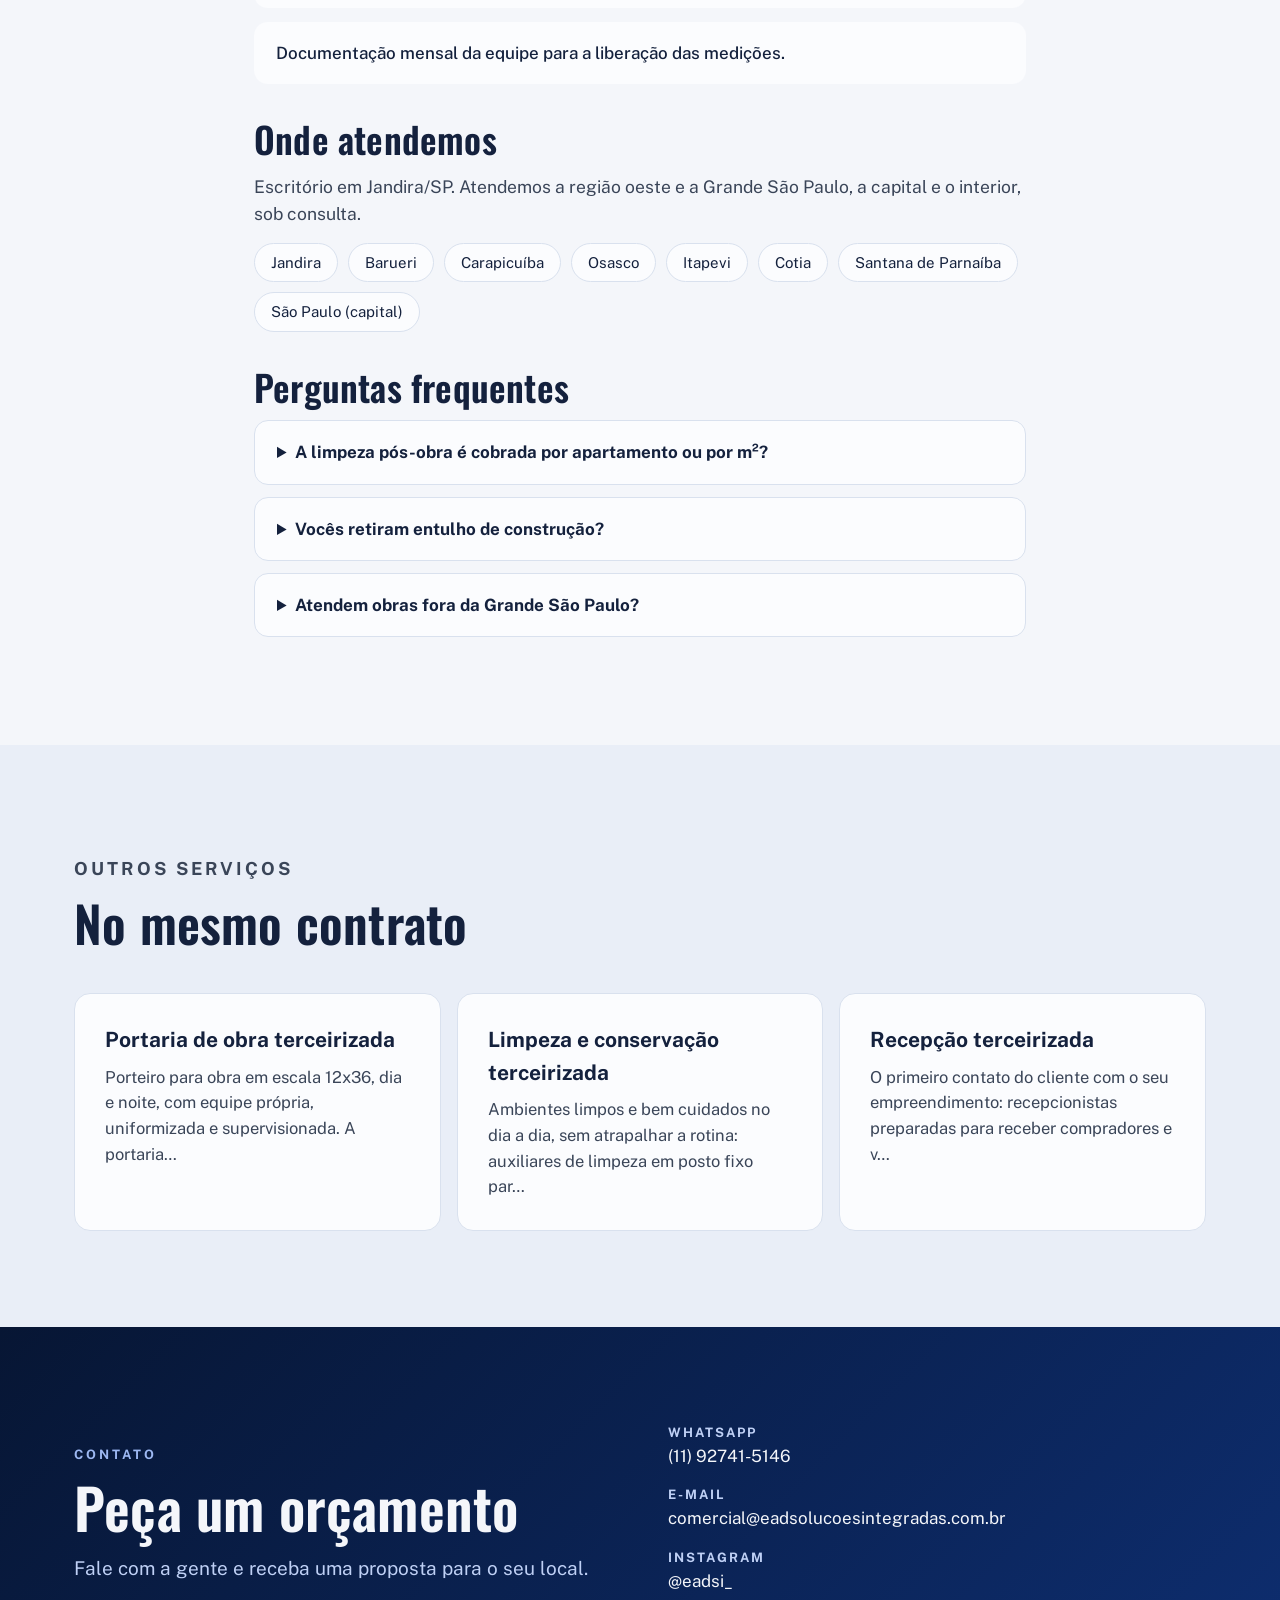
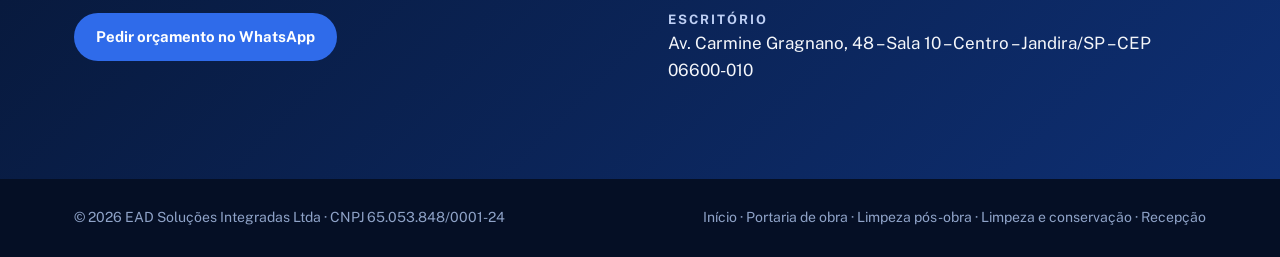
<file: limpeza-pos-obra/index.html>
<!DOCTYPE html>
<html lang="pt-BR">
<head>
<meta charset="UTF-8">
<meta name="viewport" content="width=device-width, initial-scale=1.0">
<title>Limpeza Pós-Obra para Construtoras – Grossa, Fina e Repasse | EAD</title>
<meta name="description" content="Limpeza pós-obra grossa, fina e repasse de entrega para construtoras e incorporadoras, com equipe CLT, encarregada na obra e controle de produção por unidade. Grande São Paulo e interior.">
<meta name="keywords" content="limpeza pós-obra, limpeza pos obra, limpeza de obra, limpeza fina de obra, limpeza grossa de obra, limpeza para entrega de chaves">
<link rel="canonical" href="https://eadsolucoesintegradas.com.br/limpeza-pos-obra/">
<meta property="og:title" content="Limpeza Pós-Obra para Construtoras – Grossa, Fina e Repasse | EAD">
<meta property="og:description" content="Limpeza pós-obra grossa, fina e repasse de entrega para construtoras e incorporadoras, com equipe CLT, encarregada na obra e controle de produção por unidade. Grande São Paulo e interior.">
<meta property="og:type" content="website">
<meta property="og:url" content="https://eadsolucoesintegradas.com.br/limpeza-pos-obra/">
<meta property="og:image" content="https://eadsolucoesintegradas.com.br/og-ead.jpg">
<meta name="theme-color" content="#071634">
<link rel="icon" type="image/png" href="/logo-ead-web.png">
<link rel="preconnect" href="https://fonts.googleapis.com">
<link href="https://fonts.googleapis.com/css2?family=Oswald:wght@500;600;700&family=Public+Sans:wght@400;600;700&display=swap" rel="stylesheet">
<link rel="stylesheet" href="/style.css">
<script type="application/ld+json">{"@context": "https://schema.org", "@graph": [{"@type": "Service", "name": "Limpeza pós-obra para construtoras", "description": "Limpeza pós-obra grossa, fina e repasse de entrega para construtoras e incorporadoras, com equipe CLT, encarregada na obra e controle de produção por unidade. Grande São Paulo e interior.", "url": "https://eadsolucoesintegradas.com.br/limpeza-pos-obra/", "provider": {"@id": "https://eadsolucoesintegradas.com.br/#empresa", "@type": "LocalBusiness", "name": "EAD Soluções Integradas", "telephone": "+55-11-92741-5146", "address": {"@type": "PostalAddress", "streetAddress": "Av. Carmine Gragnano, 48 – Sala 10 – Centro", "addressLocality": "Jandira", "addressRegion": "SP", "postalCode": "06600-010", "addressCountry": "BR"}}, "areaServed": ["Jandira", "Barueri", "Carapicuíba", "Osasco", "Itapevi", "Cotia", "Santana de Parnaíba", "São Paulo"]}, {"@type": "FAQPage", "mainEntity": [{"@type": "Question", "name": "A limpeza pós-obra é cobrada por apartamento ou por m²?", "acceptedAnswer": {"@type": "Answer", "text": "Montamos o preço pelo que fica mais claro para a obra: por apartamento, por pavimento ou por m², com as etapas grossa, fina e repasse separadas."}}, {"@type": "Question", "name": "Vocês retiram entulho de construção?", "acceptedAnswer": {"@type": "Answer", "text": "Levamos até a caçamba os resíduos gerados pela própria limpeza. Entulho de construção deixado por outras equipes e a caçamba são orçados à parte ou ficam com a obra."}}, {"@type": "Question", "name": "Atendem obras fora da Grande São Paulo?", "acceptedAnswer": {"@type": "Answer", "text": "Sim, sob consulta. Hoje mantemos equipe de limpeza pós-obra também no interior (Limeira)."}}]}, {"@type": "BreadcrumbList", "itemListElement": [{"@type": "ListItem", "position": 1, "name": "Início", "item": "https://eadsolucoesintegradas.com.br/"}, {"@type": "ListItem", "position": 2, "name": "Limpeza pós-obra para construtoras", "item": "https://eadsolucoesintegradas.com.br/limpeza-pos-obra/"}]}]}</script>
</head>
<body>
<nav>
  <div class="wrap nav-in">
    <a class="brand" href="/" aria-label="EAD Soluções Integradas – início"><img src="/logo-ead-web.png" alt="EAD" width="60" height="42" style="height:42px;width:auto"><b>SOLUÇÕES INTEGRADAS</b></a>
    <div class="links">
      <a href="/portaria-de-obra/">Portaria de obra</a>
      <a href="/limpeza-pos-obra/">Limpeza pós-obra</a>
      <a href="/limpeza-e-conservacao/">Limpeza</a>
      <a href="/recepcao-terceirizada/">Recepção</a>
      <a href="/#contato">Contato</a>
    </div>
    <a class="btn" href="https://wa.me/5511927415146?text=Olá%2C%20gostaria%20de%20um%20orçamento%20de%20limpeza%20pós-obra." target="_blank" rel="noopener">Pedir orçamento</a>
  </div>
</nav>
<header class="hero on-dark">
  <div class="wrap">
    <p class="breadcrumb"><a href="/">Início</a> › Limpeza pós-obra para construtoras</p>
    <h1>Limpeza pós-obra para construtoras</h1>
    <p class="lead">Limpeza grossa, limpeza fina e repasse de entrega para deixar as unidades prontas para a entrega das chaves, com equipe própria e controle de produção por apartamento.</p>
    <div class="ctas"><a class="btn" href="https://wa.me/5511927415146?text=Olá%2C%20gostaria%20de%20um%20orçamento%20de%20limpeza%20pós-obra." target="_blank" rel="noopener">Pedir orçamento no WhatsApp</a><a class="btn ghost" href="/">Conhecer a EAD</a></div>
  </div>
</header>
<section>
  <div class="wrap prose">
    <h2>Etapas da limpeza pós-obra</h2><ul class="checks" style="list-style:none"><li class="check" style="font-weight:500">Limpeza grossa: retirada das proteções de obra, raspagem e remoção da sujeira e dos resíduos da própria limpeza.</li><li class="check" style="font-weight:500">Limpeza fina: pisos, revestimentos, vidros e esquadrias, louças, metais, bancadas, portas, interruptores e tomadas, com produtos e utensílios que não riscam.</li><li class="check" style="font-weight:500">Repasse de entrega: revisão final e remoção da poeira acumulada, com a equipe à disposição no período das vistorias.</li><li class="check" style="font-weight:500">Unidade-protótipo executada primeiro, para aprovação da gestão da obra.</li></ul><h2>Como organizamos a equipe</h2><ul class="checks" style="list-style:none"><li class="check" style="font-weight:500">Auxiliares de limpeza e encarregada em tempo integral na obra, dimensionados pelo ritmo de liberação das torres e pavimentos.</li><li class="check" style="font-weight:500">Controle de produção por apartamento e por pavimento, com medição por etapa concluída e aceita.</li><li class="check" style="font-weight:500">Equipe CLT com uniforme, EPIs e documentação de SST por obra.</li><li class="check" style="font-weight:500">Documentação mensal da equipe para a liberação das medições.</li></ul>
    <h2>Onde atendemos</h2>
    <p>Escritório em Jandira/SP. Atendemos a região oeste e a Grande São Paulo, a capital e o interior, sob consulta.</p>
    <div class="cities"><span>Jandira</span><span>Barueri</span><span>Carapicuíba</span><span>Osasco</span><span>Itapevi</span><span>Cotia</span><span>Santana de Parnaíba</span><span>São Paulo (capital)</span></div>
    <h2>Perguntas frequentes</h2>
    <div class="faq"><details><summary>A limpeza pós-obra é cobrada por apartamento ou por m²?</summary><p>Montamos o preço pelo que fica mais claro para a obra: por apartamento, por pavimento ou por m², com as etapas grossa, fina e repasse separadas.</p></details><details><summary>Vocês retiram entulho de construção?</summary><p>Levamos até a caçamba os resíduos gerados pela própria limpeza. Entulho de construção deixado por outras equipes e a caçamba são orçados à parte ou ficam com a obra.</p></details><details><summary>Atendem obras fora da Grande São Paulo?</summary><p>Sim, sob consulta. Hoje mantemos equipe de limpeza pós-obra também no interior (Limeira).</p></details></div>
  </div>
</section>
<section class="alt">
  <div class="wrap">
    <div class="head"><p class="eyebrow">Outros serviços</p><h2>No mesmo contrato</h2></div>
    <div class="more"><a class="card" href="/portaria-de-obra/"><h3>Portaria de obra terceirizada</h3><p>Porteiro para obra em escala 12x36, dia e noite, com equipe própria, uniformizada e supervisionada. A portaria…</p></a><a class="card" href="/limpeza-e-conservacao/"><h3>Limpeza e conservação terceirizada</h3><p>Ambientes limpos e bem cuidados no dia a dia, sem atrapalhar a rotina: auxiliares de limpeza em posto fixo par…</p></a><a class="card" href="/recepcao-terceirizada/"><h3>Recepção terceirizada</h3><p>O primeiro contato do cliente com o seu empreendimento: recepcionistas preparadas para receber compradores e v…</p></a></div>
  </div>
</section>
<section id="contato" class="contact on-dark">
  <div class="wrap two">
    <div>
      <p class="eyebrow">Contato</p>
      <h2 style="margin-top:12px">Peça um orçamento</h2>
      <p class="lead">Fale com a gente e receba uma proposta para o seu local.</p>
      <a class="btn" href="https://wa.me/5511927415146?text=Olá%2C%20gostaria%20de%20um%20orçamento%20de%20limpeza%20pós-obra." target="_blank" rel="noopener">Pedir orçamento no WhatsApp</a>
    </div>
    <div class="clist">
      <div class="citem"><div><span>WhatsApp</span><a href="https://wa.me/5511927415146" target="_blank" rel="noopener">(11) 92741-5146</a></div></div>
      <div class="citem"><div><span>E-mail</span><a href="mailto:comercial@eadsolucoesintegradas.com.br">comercial@eadsolucoesintegradas.com.br</a></div></div>
      <div class="citem"><div><span>Instagram</span><a href="https://www.instagram.com/eadsi_/" target="_blank" rel="noopener">@eadsi_</a></div></div>
      <div class="citem"><div><span>Escritório</span>Av. Carmine Gragnano, 48 – Sala 10 – Centro – Jandira/SP – CEP 06600-010</div></div>
    </div>
  </div>
</section>
<footer>
  <div class="wrap foot">
    <span>© 2026 EAD Soluções Integradas Ltda · CNPJ 65.053.848/0001-24</span>
    <span><a href="/">Início</a> · <a href="/portaria-de-obra/">Portaria de obra</a> · <a href="/limpeza-pos-obra/">Limpeza pós-obra</a> · <a href="/limpeza-e-conservacao/">Limpeza e conservação</a> · <a href="/recepcao-terceirizada/">Recepção</a></span>
  </div>
</footer>
<a class="wa" href="https://wa.me/5511927415146" target="_blank" rel="noopener" aria-label="Falar no WhatsApp"><svg viewBox="0 0 24 24" fill="currentColor"><path d="M20.52 3.48A11.86 11.86 0 0 0 12.04 0C5.46 0 .1 5.35.1 11.93c0 2.1.55 4.15 1.6 5.96L0 24l6.27-1.64a11.9 11.9 0 0 0 5.77 1.47h.01c6.58 0 11.93-5.35 11.94-11.93a11.85 11.85 0 0 0-3.47-8.42zM12.05 21.8h-.01a9.9 9.9 0 0 1-5.04-1.38l-.36-.21-3.72.97 1-3.62-.24-.37a9.86 9.86 0 0 1-1.51-5.26c0-5.46 4.45-9.9 9.92-9.9a9.86 9.86 0 0 1 9.9 9.91c0 5.47-4.45 9.91-9.94 9.91zm5.44-7.42c-.3-.15-1.76-.87-2.03-.97-.27-.1-.47-.15-.67.15-.2.3-.77.97-.94 1.17-.17.2-.35.22-.65.07-.3-.15-1.26-.46-2.4-1.48-.89-.79-1.49-1.77-1.66-2.07-.17-.3-.02-.46.13-.61.13-.13.3-.35.45-.52.15-.17.2-.3.3-.5.1-.2.05-.37-.02-.52-.08-.15-.67-1.61-.92-2.21-.24-.58-.49-.5-.67-.51h-.57c-.2 0-.52.07-.8.37-.27.3-1.04 1.02-1.04 2.48s1.07 2.88 1.21 3.08c.15.2 2.1 3.2 5.08 4.49.71.31 1.26.49 1.69.63.71.23 1.36.2 1.87.12.57-.09 1.76-.72 2.01-1.41.25-.7.25-1.29.17-1.41-.07-.13-.27-.2-.57-.35z"/></svg></a>
</body>
</html>
</file>
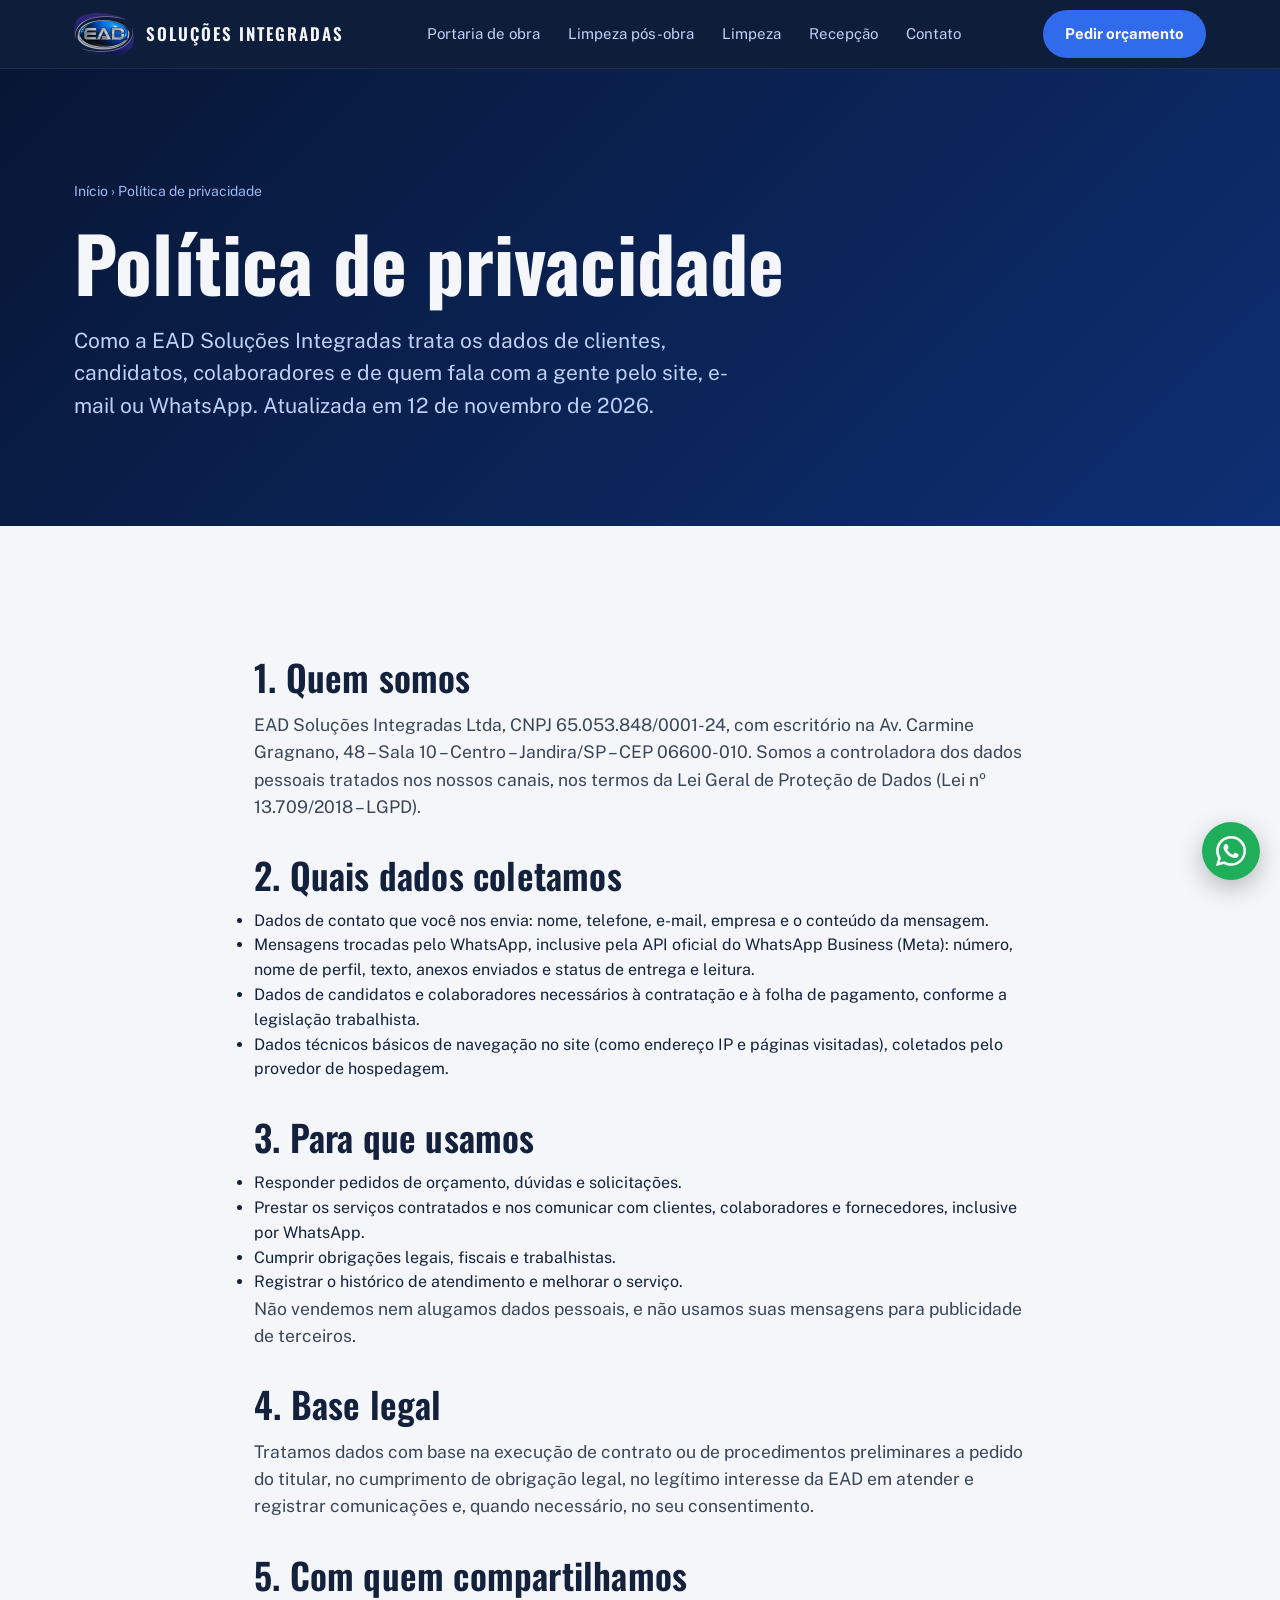
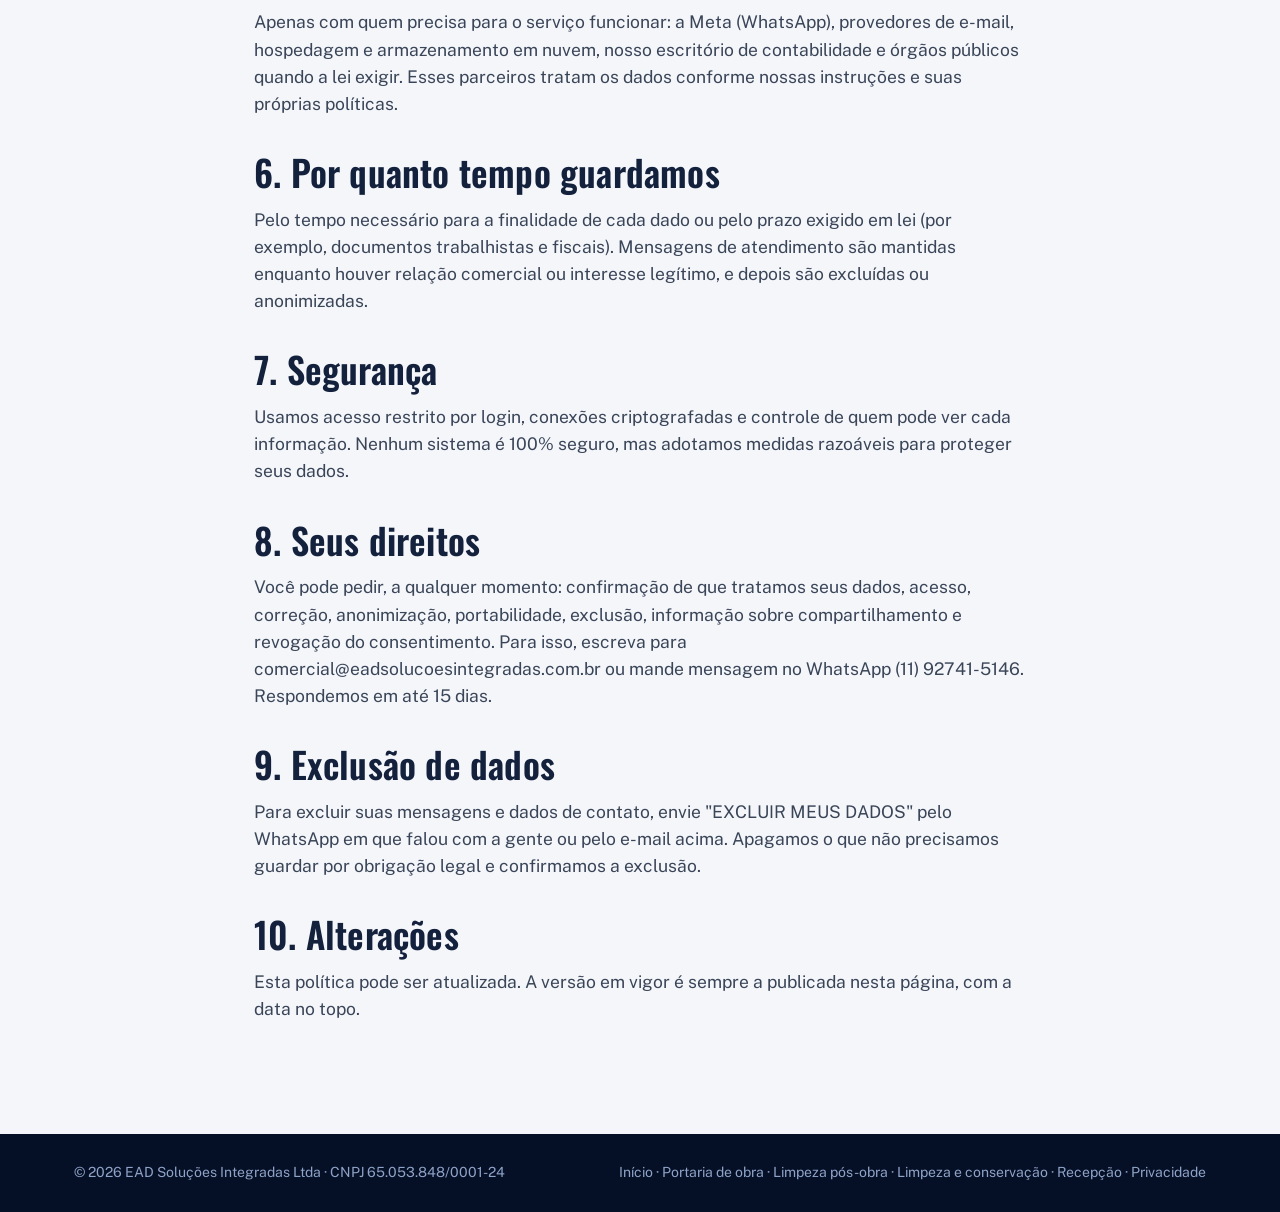
<file: politica-de-privacidade/index.html>
<!DOCTYPE html>
<html lang="pt-BR">
<head>
<meta charset="UTF-8">
<meta name="viewport" content="width=device-width, initial-scale=1.0">
<title>Política de Privacidade – EAD Soluções Integradas</title>
<meta name="description" content="Política de privacidade da EAD Soluções Integradas: quais dados coletamos, para que usamos, com quem compartilhamos e como exercer seus direitos pela LGPD.">
<link rel="canonical" href="https://eadsolucoesintegradas.com.br/politica-de-privacidade/">
<meta name="theme-color" content="#071634">
<link rel="icon" type="image/png" href="/logo-ead-web.png">
<link rel="preconnect" href="https://fonts.googleapis.com">
<link href="https://fonts.googleapis.com/css2?family=Oswald:wght@500;600;700&family=Public+Sans:wght@400;600;700&display=swap" rel="stylesheet">
<link rel="stylesheet" href="/style.css">
</head>
<body>
<nav>
  <div class="wrap nav-in">
    <a class="brand" href="/" aria-label="EAD Soluções Integradas – início"><img src="/logo-ead-web.png" alt="EAD" width="60" height="42" style="height:42px;width:auto"><b>SOLUÇÕES INTEGRADAS</b></a>
    <div class="links">
      <a href="/portaria-de-obra/">Portaria de obra</a>
      <a href="/limpeza-pos-obra/">Limpeza pós-obra</a>
      <a href="/limpeza-e-conservacao/">Limpeza</a>
      <a href="/recepcao-terceirizada/">Recepção</a>
      <a href="/#contato">Contato</a>
    </div>
    <a class="btn" href="https://wa.me/5511927415146" target="_blank" rel="noopener">Pedir orçamento</a>
  </div>
</nav>
<header class="hero on-dark">
  <div class="wrap">
    <p class="breadcrumb"><a href="/">Início</a> › Política de privacidade</p>
    <h1>Política de privacidade</h1>
    <p class="lead">Como a EAD Soluções Integradas trata os dados de clientes, candidatos, colaboradores e de quem fala com a gente pelo site, e-mail ou WhatsApp. Atualizada em 12 de novembro de 2026.</p>
  </div>
</header>
<section>
  <div class="wrap prose">
    <h2>1. Quem somos</h2>
    <p>EAD Soluções Integradas Ltda, CNPJ 65.053.848/0001-24, com escritório na Av. Carmine Gragnano, 48 – Sala 10 – Centro – Jandira/SP – CEP 06600-010. Somos a controladora dos dados pessoais tratados nos nossos canais, nos termos da Lei Geral de Proteção de Dados (Lei nº 13.709/2018 – LGPD).</p>
    <h2>2. Quais dados coletamos</h2>
    <ul>
      <li>Dados de contato que você nos envia: nome, telefone, e-mail, empresa e o conteúdo da mensagem.</li>
      <li>Mensagens trocadas pelo WhatsApp, inclusive pela API oficial do WhatsApp Business (Meta): número, nome de perfil, texto, anexos enviados e status de entrega e leitura.</li>
      <li>Dados de candidatos e colaboradores necessários à contratação e à folha de pagamento, conforme a legislação trabalhista.</li>
      <li>Dados técnicos básicos de navegação no site (como endereço IP e páginas visitadas), coletados pelo provedor de hospedagem.</li>
    </ul>
    <h2>3. Para que usamos</h2>
    <ul>
      <li>Responder pedidos de orçamento, dúvidas e solicitações.</li>
      <li>Prestar os serviços contratados e nos comunicar com clientes, colaboradores e fornecedores, inclusive por WhatsApp.</li>
      <li>Cumprir obrigações legais, fiscais e trabalhistas.</li>
      <li>Registrar o histórico de atendimento e melhorar o serviço.</li>
    </ul>
    <p>Não vendemos nem alugamos dados pessoais, e não usamos suas mensagens para publicidade de terceiros.</p>
    <h2>4. Base legal</h2>
    <p>Tratamos dados com base na execução de contrato ou de procedimentos preliminares a pedido do titular, no cumprimento de obrigação legal, no legítimo interesse da EAD em atender e registrar comunicações e, quando necessário, no seu consentimento.</p>
    <h2>5. Com quem compartilhamos</h2>
    <p>Apenas com quem precisa para o serviço funcionar: a Meta (WhatsApp), provedores de e-mail, hospedagem e armazenamento em nuvem, nosso escritório de contabilidade e órgãos públicos quando a lei exigir. Esses parceiros tratam os dados conforme nossas instruções e suas próprias políticas.</p>
    <h2>6. Por quanto tempo guardamos</h2>
    <p>Pelo tempo necessário para a finalidade de cada dado ou pelo prazo exigido em lei (por exemplo, documentos trabalhistas e fiscais). Mensagens de atendimento são mantidas enquanto houver relação comercial ou interesse legítimo, e depois são excluídas ou anonimizadas.</p>
    <h2>7. Segurança</h2>
    <p>Usamos acesso restrito por login, conexões criptografadas e controle de quem pode ver cada informação. Nenhum sistema é 100% seguro, mas adotamos medidas razoáveis para proteger seus dados.</p>
    <h2>8. Seus direitos</h2>
    <p>Você pode pedir, a qualquer momento: confirmação de que tratamos seus dados, acesso, correção, anonimização, portabilidade, exclusão, informação sobre compartilhamento e revogação do consentimento. Para isso, escreva para <a href="mailto:comercial@eadsolucoesintegradas.com.br">comercial@eadsolucoesintegradas.com.br</a> ou mande mensagem no WhatsApp (11) 92741-5146. Respondemos em até 15 dias.</p>
    <h2>9. Exclusão de dados</h2>
    <p>Para excluir suas mensagens e dados de contato, envie "EXCLUIR MEUS DADOS" pelo WhatsApp em que falou com a gente ou pelo e-mail acima. Apagamos o que não precisamos guardar por obrigação legal e confirmamos a exclusão.</p>
    <h2>10. Alterações</h2>
    <p>Esta política pode ser atualizada. A versão em vigor é sempre a publicada nesta página, com a data no topo.</p>
  </div>
</section>
<footer>
  <div class="wrap foot">
    <span>© 2026 EAD Soluções Integradas Ltda · CNPJ 65.053.848/0001-24</span>
    <span><a href="/">Início</a> · <a href="/portaria-de-obra/">Portaria de obra</a> · <a href="/limpeza-pos-obra/">Limpeza pós-obra</a> · <a href="/limpeza-e-conservacao/">Limpeza e conservação</a> · <a href="/recepcao-terceirizada/">Recepção</a> · <a href="/politica-de-privacidade/">Privacidade</a></span>
  </div>
</footer>
<a class="wa" href="https://wa.me/5511927415146" target="_blank" rel="noopener" aria-label="Falar no WhatsApp"><svg viewBox="0 0 24 24" fill="currentColor"><path d="M20.52 3.48A11.86 11.86 0 0 0 12.04 0C5.46 0 .1 5.35.1 11.93c0 2.1.55 4.15 1.6 5.96L0 24l6.27-1.64a11.9 11.9 0 0 0 5.77 1.47h.01c6.58 0 11.93-5.35 11.94-11.93a11.85 11.85 0 0 0-3.47-8.42zM12.05 21.8h-.01a9.9 9.9 0 0 1-5.04-1.38l-.36-.21-3.72.97 1-3.62-.24-.37a9.86 9.86 0 0 1-1.51-5.26c0-5.46 4.45-9.9 9.92-9.9a9.86 9.86 0 0 1 9.9 9.91c0 5.47-4.45 9.91-9.94 9.91zm5.44-7.42c-.3-.15-1.76-.87-2.03-.97-.27-.1-.47-.15-.67.15-.2.3-.77.97-.94 1.17-.17.2-.35.22-.65.07-.3-.15-1.26-.46-2.4-1.48-.89-.79-1.49-1.77-1.66-2.07-.17-.3-.02-.46.13-.61.13-.13.3-.35.45-.52.15-.17.2-.3.3-.5.1-.2.05-.37-.02-.52-.08-.15-.67-1.61-.92-2.21-.24-.58-.49-.5-.67-.51h-.57c-.2 0-.52.07-.8.37-.27.3-1.04 1.02-1.04 2.48s1.07 2.88 1.21 3.08c.15.2 2.1 3.2 5.08 4.49.71.31 1.26.49 1.69.63.71.23 1.36.2 1.87.12.57-.09 1.76-.72 2.01-1.41.25-.7.25-1.29.17-1.41-.07-.13-.27-.2-.57-.35z"/></svg></a>
</body>
</html>
</file>
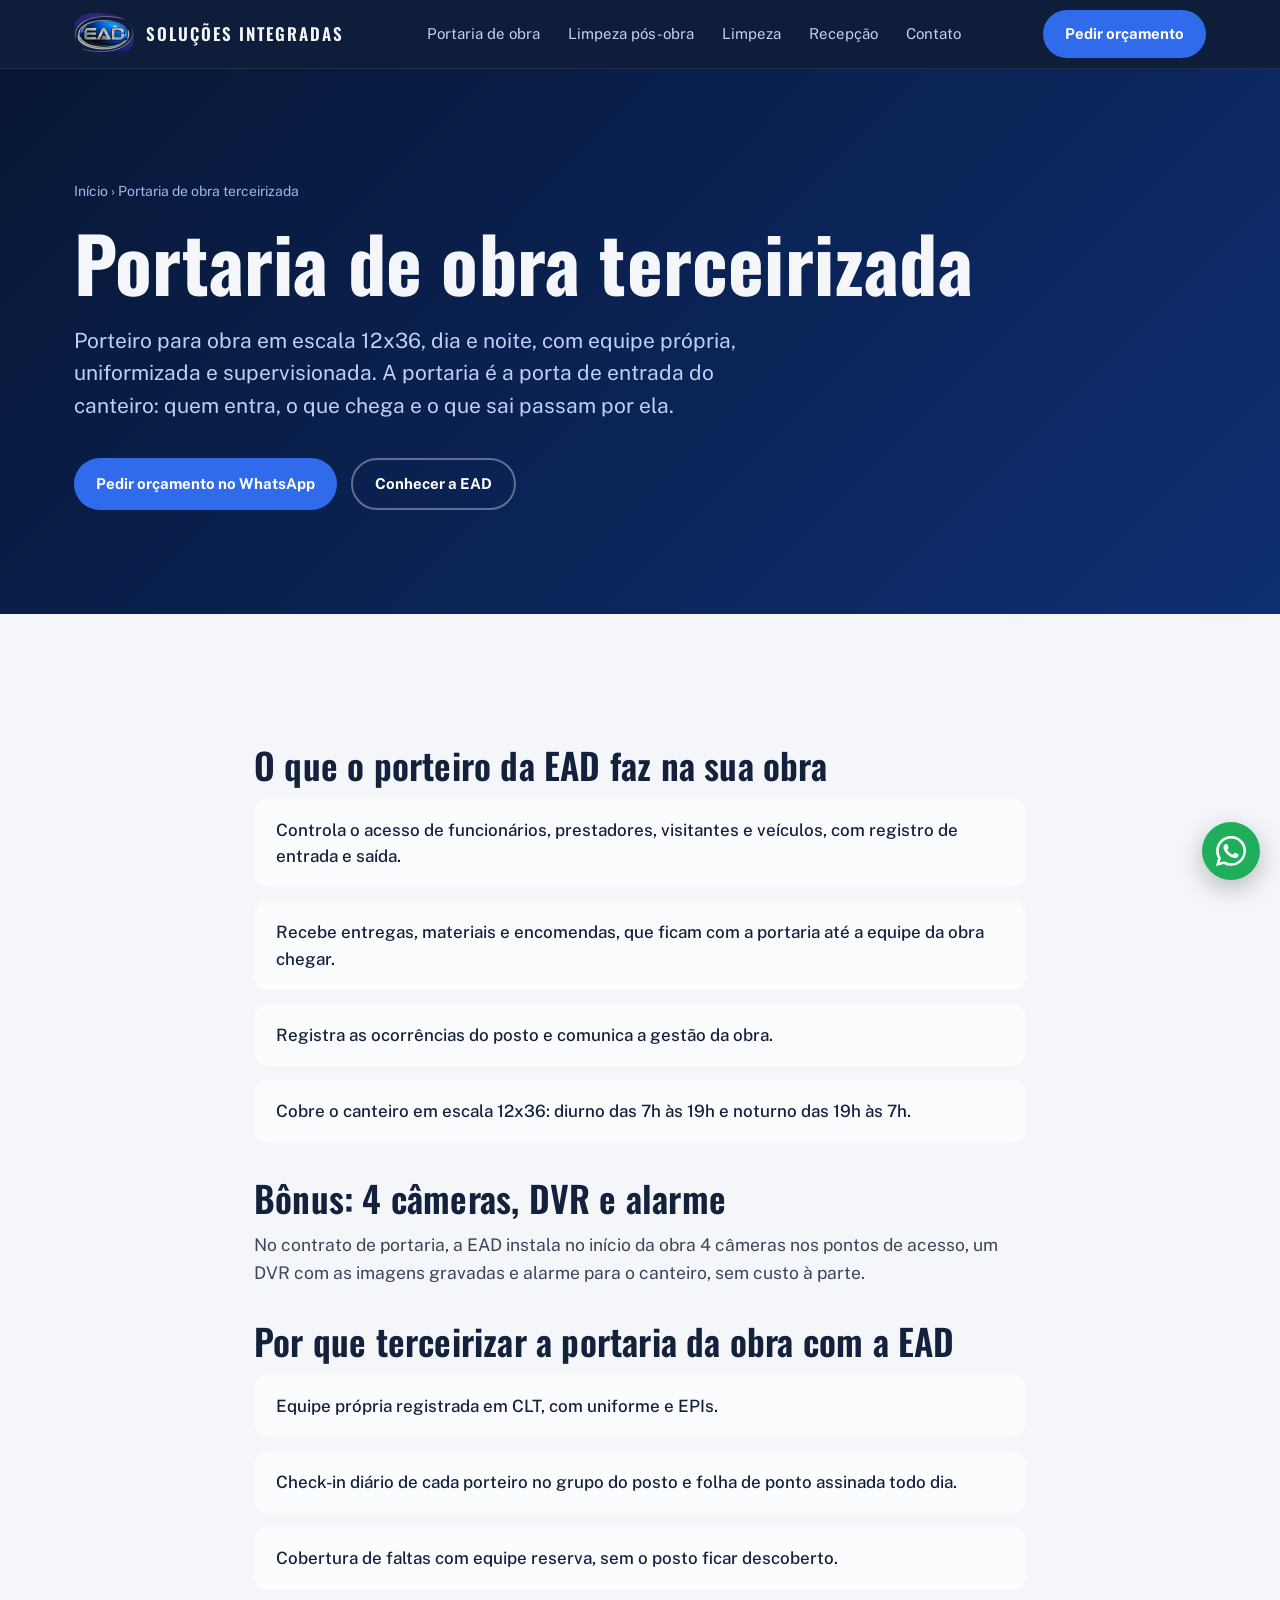
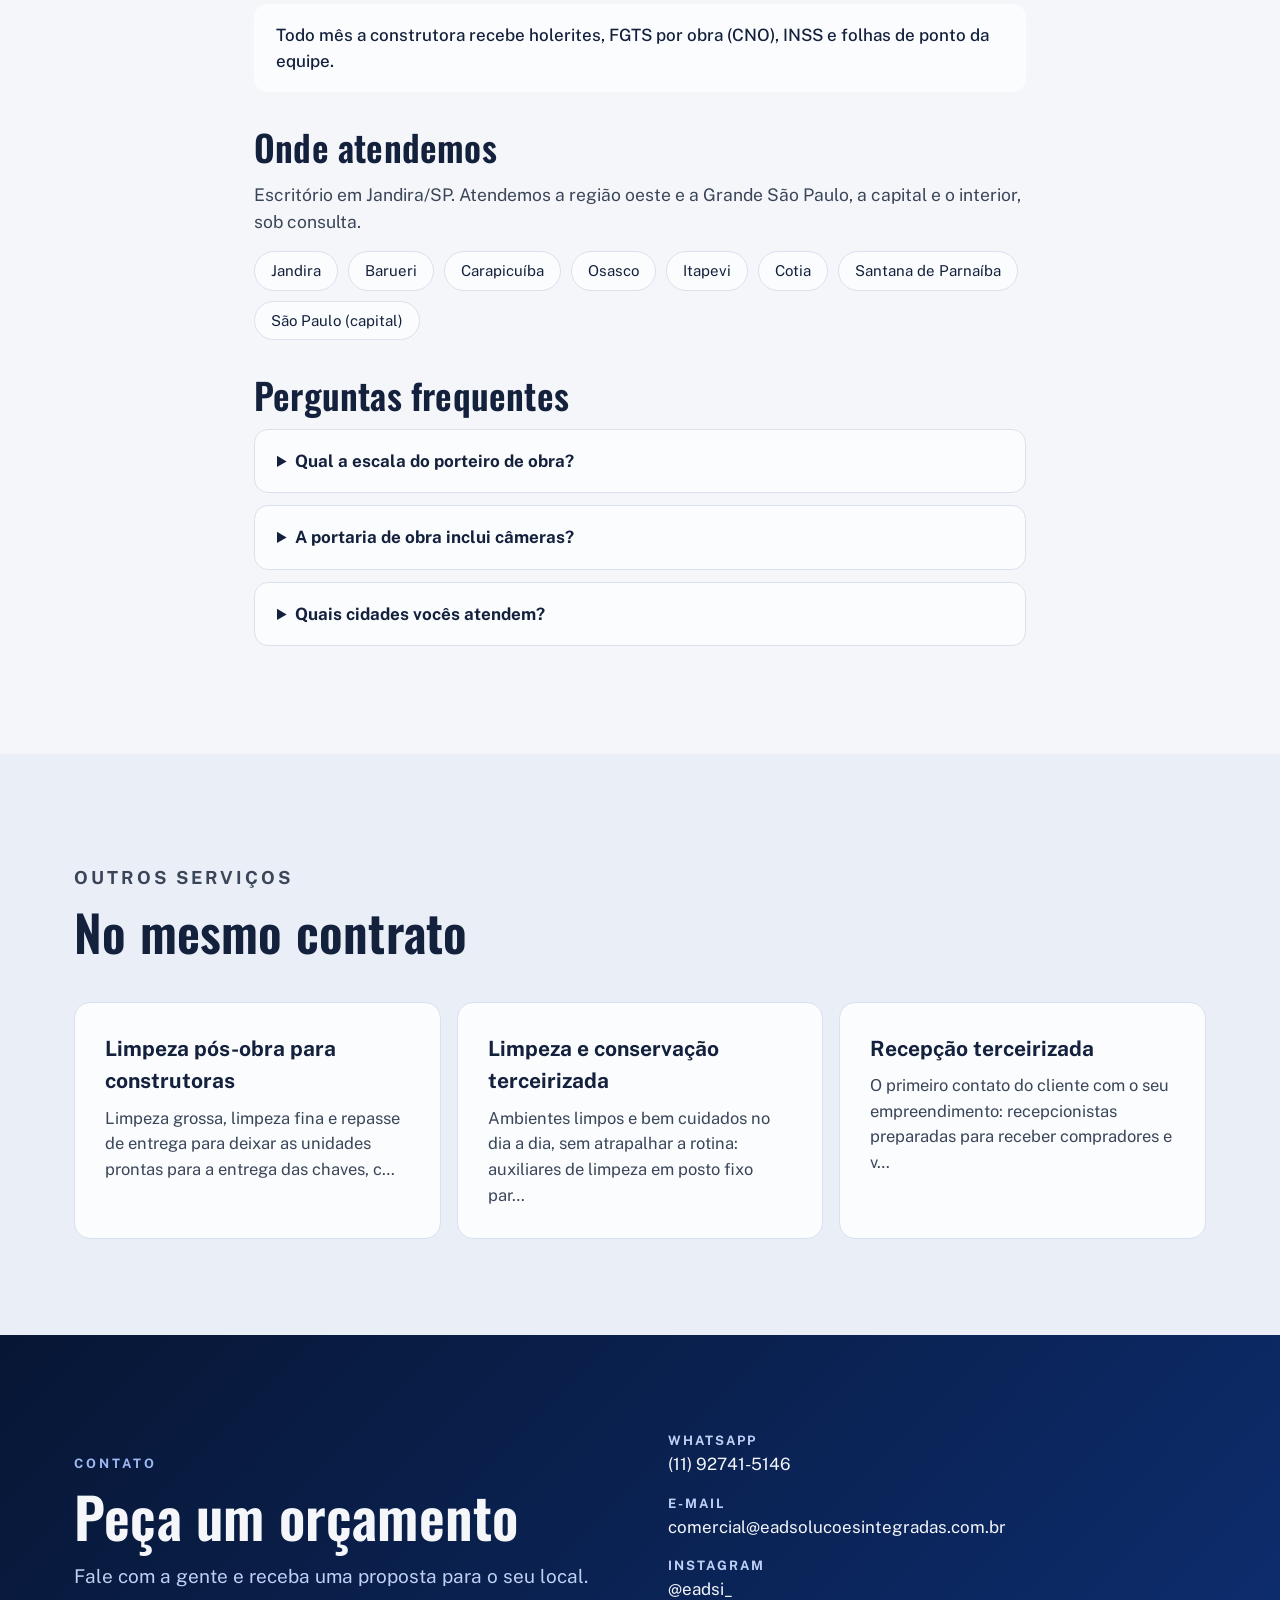
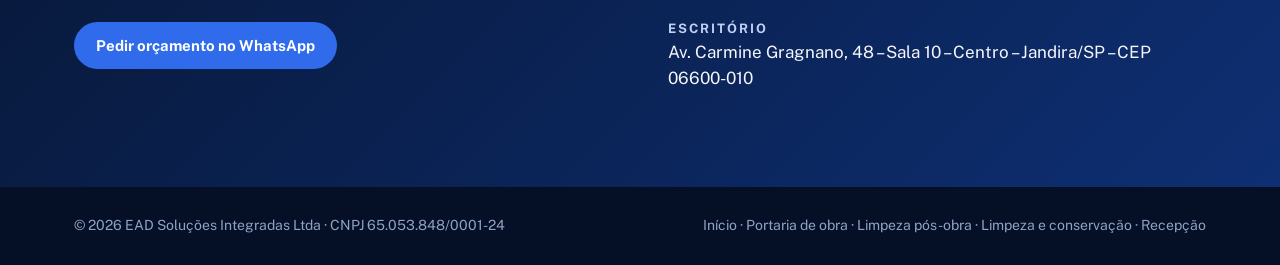
<file: portaria-de-obra/index.html>
<!DOCTYPE html>
<html lang="pt-BR">
<head>
<meta charset="UTF-8">
<meta name="viewport" content="width=device-width, initial-scale=1.0">
<title>Portaria de Obra Terceirizada em Jandira, Barueri, Osasco e São Paulo</title>
<meta name="description" content="Porteiro para obra em escala 12x36, dia e noite, com equipe própria, uniformizada e supervisionada. Controle de acesso, recebimento de materiais e bônus de 4 câmeras, DVR e alarme. Jandira, Barueri, Osasco e São Paulo.">
<meta name="keywords" content="portaria de obra, porteiro para obra, portaria para canteiro de obras, controlador de acesso obra, portaria terceirizada, porteiro 12x36">
<link rel="canonical" href="https://eadsolucoesintegradas.com.br/portaria-de-obra/">
<meta property="og:title" content="Portaria de Obra Terceirizada em Jandira, Barueri, Osasco e São Paulo">
<meta property="og:description" content="Porteiro para obra em escala 12x36, dia e noite, com equipe própria, uniformizada e supervisionada. Controle de acesso, recebimento de materiais e bônus de 4 câmeras, DVR e alarme. Jandira, Barueri, Osasco e São Paulo.">
<meta property="og:type" content="website">
<meta property="og:url" content="https://eadsolucoesintegradas.com.br/portaria-de-obra/">
<meta property="og:image" content="https://eadsolucoesintegradas.com.br/og-ead.jpg">
<meta name="theme-color" content="#071634">
<link rel="icon" type="image/png" href="/logo-ead-web.png">
<link rel="preconnect" href="https://fonts.googleapis.com">
<link href="https://fonts.googleapis.com/css2?family=Oswald:wght@500;600;700&family=Public+Sans:wght@400;600;700&display=swap" rel="stylesheet">
<link rel="stylesheet" href="/style.css">
<script type="application/ld+json">{"@context": "https://schema.org", "@graph": [{"@type": "Service", "name": "Portaria de obra terceirizada", "description": "Porteiro para obra em escala 12x36, dia e noite, com equipe própria, uniformizada e supervisionada. Controle de acesso, recebimento de materiais e bônus de 4 câmeras, DVR e alarme. Jandira, Barueri, Osasco e São Paulo.", "url": "https://eadsolucoesintegradas.com.br/portaria-de-obra/", "provider": {"@id": "https://eadsolucoesintegradas.com.br/#empresa", "@type": "LocalBusiness", "name": "EAD Soluções Integradas", "telephone": "+55-11-92741-5146", "address": {"@type": "PostalAddress", "streetAddress": "Av. Carmine Gragnano, 48 – Sala 10 – Centro", "addressLocality": "Jandira", "addressRegion": "SP", "postalCode": "06600-010", "addressCountry": "BR"}}, "areaServed": ["Jandira", "Barueri", "Carapicuíba", "Osasco", "Itapevi", "Cotia", "Santana de Parnaíba", "São Paulo"]}, {"@type": "FAQPage", "mainEntity": [{"@type": "Question", "name": "Qual a escala do porteiro de obra?", "acceptedAnswer": {"@type": "Answer", "text": "Trabalhamos em 12x36: um posto diurno (7h às 19h) e um noturno (19h às 7h), cobrindo a obra 24 horas."}}, {"@type": "Question", "name": "A portaria de obra inclui câmeras?", "acceptedAnswer": {"@type": "Answer", "text": "Sim. No contrato de portaria a EAD instala 4 câmeras, DVR e alarme no início da obra, sem custo à parte."}}, {"@type": "Question", "name": "Quais cidades vocês atendem?", "acceptedAnswer": {"@type": "Answer", "text": "Jandira, Barueri, Carapicuíba, Osasco, Itapevi, Cotia, Santana de Parnaíba, a capital e outras cidades da Grande São Paulo e do interior, sob consulta."}}]}, {"@type": "BreadcrumbList", "itemListElement": [{"@type": "ListItem", "position": 1, "name": "Início", "item": "https://eadsolucoesintegradas.com.br/"}, {"@type": "ListItem", "position": 2, "name": "Portaria de obra terceirizada", "item": "https://eadsolucoesintegradas.com.br/portaria-de-obra/"}]}]}</script>
</head>
<body>
<nav>
  <div class="wrap nav-in">
    <a class="brand" href="/" aria-label="EAD Soluções Integradas – início"><img src="/logo-ead-web.png" alt="EAD" width="60" height="42" style="height:42px;width:auto"><b>SOLUÇÕES INTEGRADAS</b></a>
    <div class="links">
      <a href="/portaria-de-obra/">Portaria de obra</a>
      <a href="/limpeza-pos-obra/">Limpeza pós-obra</a>
      <a href="/limpeza-e-conservacao/">Limpeza</a>
      <a href="/recepcao-terceirizada/">Recepção</a>
      <a href="/#contato">Contato</a>
    </div>
    <a class="btn" href="https://wa.me/5511927415146?text=Olá%2C%20gostaria%20de%20um%20orçamento%20de%20portaria%20de%20obra." target="_blank" rel="noopener">Pedir orçamento</a>
  </div>
</nav>
<header class="hero on-dark">
  <div class="wrap">
    <p class="breadcrumb"><a href="/">Início</a> › Portaria de obra terceirizada</p>
    <h1>Portaria de obra terceirizada</h1>
    <p class="lead">Porteiro para obra em escala 12x36, dia e noite, com equipe própria, uniformizada e supervisionada. A portaria é a porta de entrada do canteiro: quem entra, o que chega e o que sai passam por ela.</p>
    <div class="ctas"><a class="btn" href="https://wa.me/5511927415146?text=Olá%2C%20gostaria%20de%20um%20orçamento%20de%20portaria%20de%20obra." target="_blank" rel="noopener">Pedir orçamento no WhatsApp</a><a class="btn ghost" href="/">Conhecer a EAD</a></div>
  </div>
</header>
<section>
  <div class="wrap prose">
    <h2>O que o porteiro da EAD faz na sua obra</h2><ul class="checks" style="list-style:none"><li class="check" style="font-weight:500">Controla o acesso de funcionários, prestadores, visitantes e veículos, com registro de entrada e saída.</li><li class="check" style="font-weight:500">Recebe entregas, materiais e encomendas, que ficam com a portaria até a equipe da obra chegar.</li><li class="check" style="font-weight:500">Registra as ocorrências do posto e comunica a gestão da obra.</li><li class="check" style="font-weight:500">Cobre o canteiro em escala 12x36: diurno das 7h às 19h e noturno das 19h às 7h.</li></ul><h2>Bônus: 4 câmeras, DVR e alarme</h2><p>No contrato de portaria, a EAD instala no início da obra 4 câmeras nos pontos de acesso, um DVR com as imagens gravadas e alarme para o canteiro, sem custo à parte.</p><h2>Por que terceirizar a portaria da obra com a EAD</h2><ul class="checks" style="list-style:none"><li class="check" style="font-weight:500">Equipe própria registrada em CLT, com uniforme e EPIs.</li><li class="check" style="font-weight:500">Check-in diário de cada porteiro no grupo do posto e folha de ponto assinada todo dia.</li><li class="check" style="font-weight:500">Cobertura de faltas com equipe reserva, sem o posto ficar descoberto.</li><li class="check" style="font-weight:500">Todo mês a construtora recebe holerites, FGTS por obra (CNO), INSS e folhas de ponto da equipe.</li></ul>
    <h2>Onde atendemos</h2>
    <p>Escritório em Jandira/SP. Atendemos a região oeste e a Grande São Paulo, a capital e o interior, sob consulta.</p>
    <div class="cities"><span>Jandira</span><span>Barueri</span><span>Carapicuíba</span><span>Osasco</span><span>Itapevi</span><span>Cotia</span><span>Santana de Parnaíba</span><span>São Paulo (capital)</span></div>
    <h2>Perguntas frequentes</h2>
    <div class="faq"><details><summary>Qual a escala do porteiro de obra?</summary><p>Trabalhamos em 12x36: um posto diurno (7h às 19h) e um noturno (19h às 7h), cobrindo a obra 24 horas.</p></details><details><summary>A portaria de obra inclui câmeras?</summary><p>Sim. No contrato de portaria a EAD instala 4 câmeras, DVR e alarme no início da obra, sem custo à parte.</p></details><details><summary>Quais cidades vocês atendem?</summary><p>Jandira, Barueri, Carapicuíba, Osasco, Itapevi, Cotia, Santana de Parnaíba, a capital e outras cidades da Grande São Paulo e do interior, sob consulta.</p></details></div>
  </div>
</section>
<section class="alt">
  <div class="wrap">
    <div class="head"><p class="eyebrow">Outros serviços</p><h2>No mesmo contrato</h2></div>
    <div class="more"><a class="card" href="/limpeza-pos-obra/"><h3>Limpeza pós-obra para construtoras</h3><p>Limpeza grossa, limpeza fina e repasse de entrega para deixar as unidades prontas para a entrega das chaves, c…</p></a><a class="card" href="/limpeza-e-conservacao/"><h3>Limpeza e conservação terceirizada</h3><p>Ambientes limpos e bem cuidados no dia a dia, sem atrapalhar a rotina: auxiliares de limpeza em posto fixo par…</p></a><a class="card" href="/recepcao-terceirizada/"><h3>Recepção terceirizada</h3><p>O primeiro contato do cliente com o seu empreendimento: recepcionistas preparadas para receber compradores e v…</p></a></div>
  </div>
</section>
<section id="contato" class="contact on-dark">
  <div class="wrap two">
    <div>
      <p class="eyebrow">Contato</p>
      <h2 style="margin-top:12px">Peça um orçamento</h2>
      <p class="lead">Fale com a gente e receba uma proposta para o seu local.</p>
      <a class="btn" href="https://wa.me/5511927415146?text=Olá%2C%20gostaria%20de%20um%20orçamento%20de%20portaria%20de%20obra." target="_blank" rel="noopener">Pedir orçamento no WhatsApp</a>
    </div>
    <div class="clist">
      <div class="citem"><div><span>WhatsApp</span><a href="https://wa.me/5511927415146" target="_blank" rel="noopener">(11) 92741-5146</a></div></div>
      <div class="citem"><div><span>E-mail</span><a href="mailto:comercial@eadsolucoesintegradas.com.br">comercial@eadsolucoesintegradas.com.br</a></div></div>
      <div class="citem"><div><span>Instagram</span><a href="https://www.instagram.com/eadsi_/" target="_blank" rel="noopener">@eadsi_</a></div></div>
      <div class="citem"><div><span>Escritório</span>Av. Carmine Gragnano, 48 – Sala 10 – Centro – Jandira/SP – CEP 06600-010</div></div>
    </div>
  </div>
</section>
<footer>
  <div class="wrap foot">
    <span>© 2026 EAD Soluções Integradas Ltda · CNPJ 65.053.848/0001-24</span>
    <span><a href="/">Início</a> · <a href="/portaria-de-obra/">Portaria de obra</a> · <a href="/limpeza-pos-obra/">Limpeza pós-obra</a> · <a href="/limpeza-e-conservacao/">Limpeza e conservação</a> · <a href="/recepcao-terceirizada/">Recepção</a></span>
  </div>
</footer>
<a class="wa" href="https://wa.me/5511927415146" target="_blank" rel="noopener" aria-label="Falar no WhatsApp"><svg viewBox="0 0 24 24" fill="currentColor"><path d="M20.52 3.48A11.86 11.86 0 0 0 12.04 0C5.46 0 .1 5.35.1 11.93c0 2.1.55 4.15 1.6 5.96L0 24l6.27-1.64a11.9 11.9 0 0 0 5.77 1.47h.01c6.58 0 11.93-5.35 11.94-11.93a11.85 11.85 0 0 0-3.47-8.42zM12.05 21.8h-.01a9.9 9.9 0 0 1-5.04-1.38l-.36-.21-3.72.97 1-3.62-.24-.37a9.86 9.86 0 0 1-1.51-5.26c0-5.46 4.45-9.9 9.92-9.9a9.86 9.86 0 0 1 9.9 9.91c0 5.47-4.45 9.91-9.94 9.91zm5.44-7.42c-.3-.15-1.76-.87-2.03-.97-.27-.1-.47-.15-.67.15-.2.3-.77.97-.94 1.17-.17.2-.35.22-.65.07-.3-.15-1.26-.46-2.4-1.48-.89-.79-1.49-1.77-1.66-2.07-.17-.3-.02-.46.13-.61.13-.13.3-.35.45-.52.15-.17.2-.3.3-.5.1-.2.05-.37-.02-.52-.08-.15-.67-1.61-.92-2.21-.24-.58-.49-.5-.67-.51h-.57c-.2 0-.52.07-.8.37-.27.3-1.04 1.02-1.04 2.48s1.07 2.88 1.21 3.08c.15.2 2.1 3.2 5.08 4.49.71.31 1.26.49 1.69.63.71.23 1.36.2 1.87.12.57-.09 1.76-.72 2.01-1.41.25-.7.25-1.29.17-1.41-.07-.13-.27-.2-.57-.35z"/></svg></a>
</body>
</html>
</file>
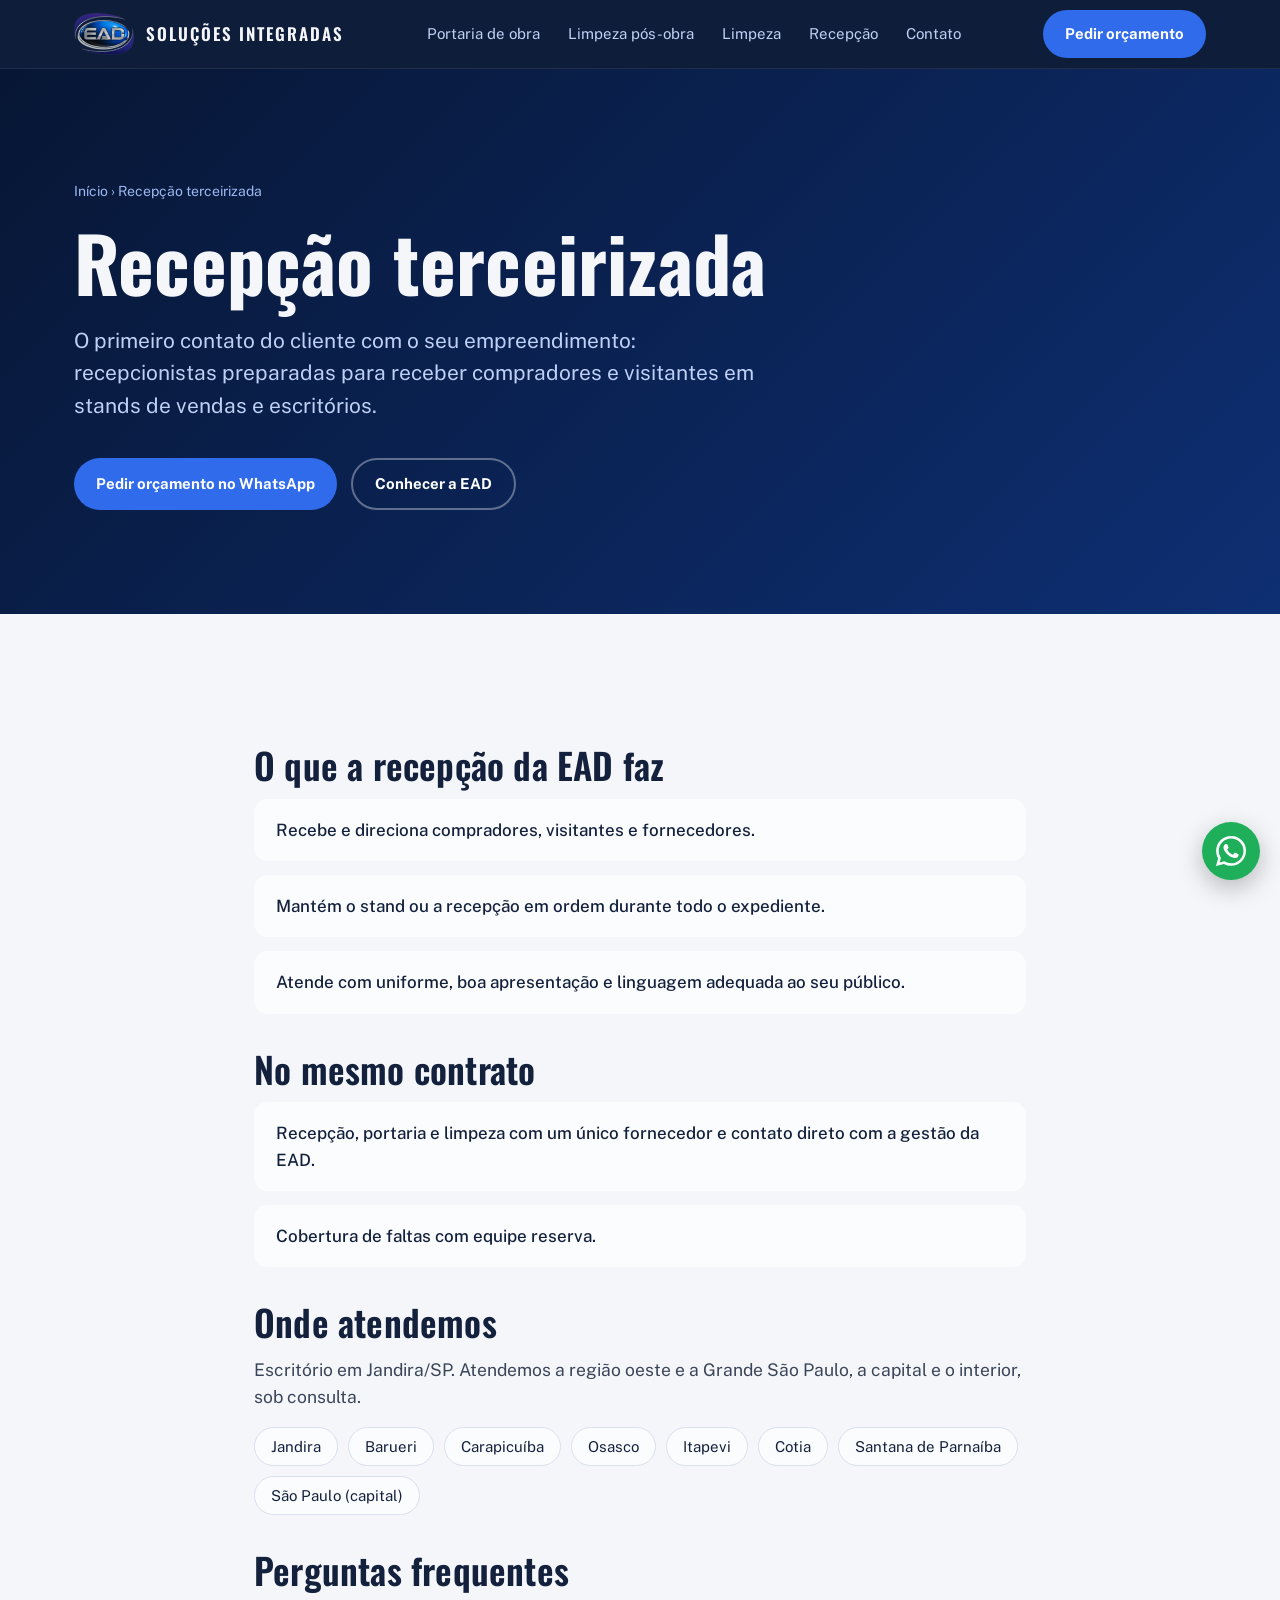
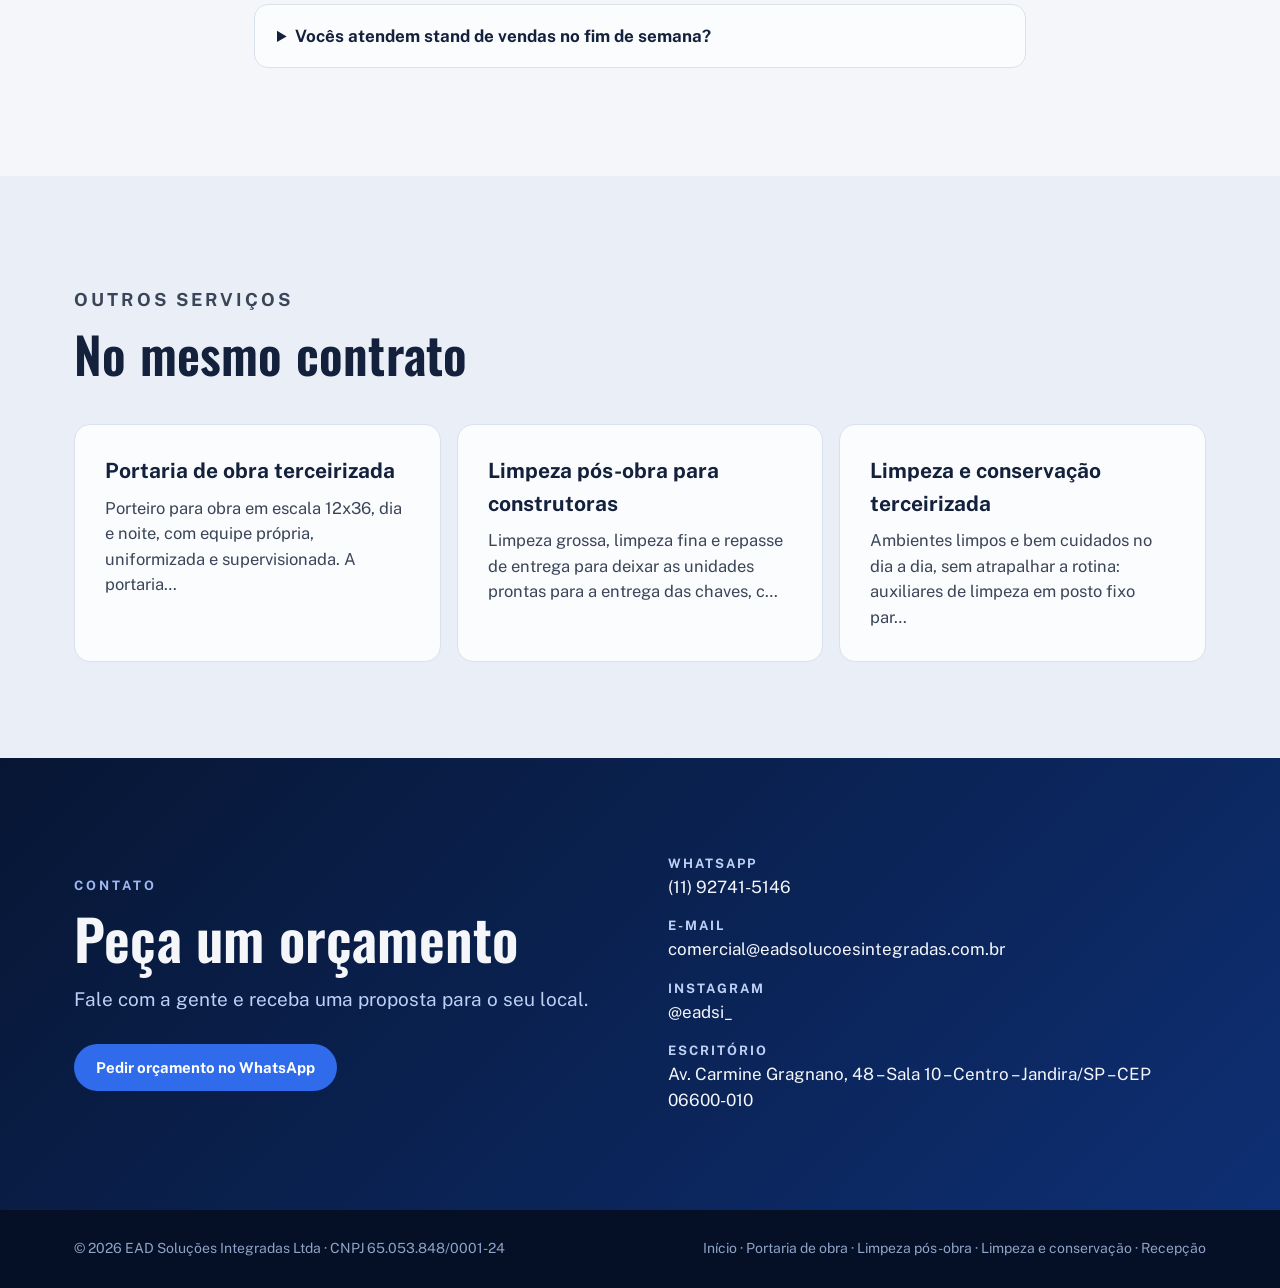
<file: recepcao-terceirizada/index.html>
<!DOCTYPE html>
<html lang="pt-BR">
<head>
<meta charset="UTF-8">
<meta name="viewport" content="width=device-width, initial-scale=1.0">
<title>Recepção Terceirizada para Stands de Vendas e Escritórios | EAD</title>
<meta name="description" content="Recepcionista terceirizada para stands de vendas, plantões imobiliários e escritórios, com equipe uniformizada e cobertura de faltas. Jandira, Barueri, Osasco e São Paulo.">
<meta name="keywords" content="recepção terceirizada, recepcionista terceirizada, recepcionista para stand de vendas, recepção para escritório, terceirização de recepção">
<link rel="canonical" href="https://eadsolucoesintegradas.com.br/recepcao-terceirizada/">
<meta property="og:title" content="Recepção Terceirizada para Stands de Vendas e Escritórios | EAD">
<meta property="og:description" content="Recepcionista terceirizada para stands de vendas, plantões imobiliários e escritórios, com equipe uniformizada e cobertura de faltas. Jandira, Barueri, Osasco e São Paulo.">
<meta property="og:type" content="website">
<meta property="og:url" content="https://eadsolucoesintegradas.com.br/recepcao-terceirizada/">
<meta property="og:image" content="https://eadsolucoesintegradas.com.br/og-ead.jpg">
<meta name="theme-color" content="#071634">
<link rel="icon" type="image/png" href="/logo-ead-web.png">
<link rel="preconnect" href="https://fonts.googleapis.com">
<link href="https://fonts.googleapis.com/css2?family=Oswald:wght@500;600;700&family=Public+Sans:wght@400;600;700&display=swap" rel="stylesheet">
<link rel="stylesheet" href="/style.css">
<script type="application/ld+json">{"@context": "https://schema.org", "@graph": [{"@type": "Service", "name": "Recepção terceirizada", "description": "Recepcionista terceirizada para stands de vendas, plantões imobiliários e escritórios, com equipe uniformizada e cobertura de faltas. Jandira, Barueri, Osasco e São Paulo.", "url": "https://eadsolucoesintegradas.com.br/recepcao-terceirizada/", "provider": {"@id": "https://eadsolucoesintegradas.com.br/#empresa", "@type": "LocalBusiness", "name": "EAD Soluções Integradas", "telephone": "+55-11-92741-5146", "address": {"@type": "PostalAddress", "streetAddress": "Av. Carmine Gragnano, 48 – Sala 10 – Centro", "addressLocality": "Jandira", "addressRegion": "SP", "postalCode": "06600-010", "addressCountry": "BR"}}, "areaServed": ["Jandira", "Barueri", "Carapicuíba", "Osasco", "Itapevi", "Cotia", "Santana de Parnaíba", "São Paulo"]}, {"@type": "FAQPage", "mainEntity": [{"@type": "Question", "name": "Vocês atendem stand de vendas no fim de semana?", "acceptedAnswer": {"@type": "Answer", "text": "Sim. Montamos a escala conforme o horário de funcionamento do stand, inclusive sábados, domingos e feriados."}}]}, {"@type": "BreadcrumbList", "itemListElement": [{"@type": "ListItem", "position": 1, "name": "Início", "item": "https://eadsolucoesintegradas.com.br/"}, {"@type": "ListItem", "position": 2, "name": "Recepção terceirizada", "item": "https://eadsolucoesintegradas.com.br/recepcao-terceirizada/"}]}]}</script>
</head>
<body>
<nav>
  <div class="wrap nav-in">
    <a class="brand" href="/" aria-label="EAD Soluções Integradas – início"><img src="/logo-ead-web.png" alt="EAD" width="60" height="42" style="height:42px;width:auto"><b>SOLUÇÕES INTEGRADAS</b></a>
    <div class="links">
      <a href="/portaria-de-obra/">Portaria de obra</a>
      <a href="/limpeza-pos-obra/">Limpeza pós-obra</a>
      <a href="/limpeza-e-conservacao/">Limpeza</a>
      <a href="/recepcao-terceirizada/">Recepção</a>
      <a href="/#contato">Contato</a>
    </div>
    <a class="btn" href="https://wa.me/5511927415146?text=Olá%2C%20gostaria%20de%20um%20orçamento%20de%20recepção." target="_blank" rel="noopener">Pedir orçamento</a>
  </div>
</nav>
<header class="hero on-dark">
  <div class="wrap">
    <p class="breadcrumb"><a href="/">Início</a> › Recepção terceirizada</p>
    <h1>Recepção terceirizada</h1>
    <p class="lead">O primeiro contato do cliente com o seu empreendimento: recepcionistas preparadas para receber compradores e visitantes em stands de vendas e escritórios.</p>
    <div class="ctas"><a class="btn" href="https://wa.me/5511927415146?text=Olá%2C%20gostaria%20de%20um%20orçamento%20de%20recepção." target="_blank" rel="noopener">Pedir orçamento no WhatsApp</a><a class="btn ghost" href="/">Conhecer a EAD</a></div>
  </div>
</header>
<section>
  <div class="wrap prose">
    <h2>O que a recepção da EAD faz</h2><ul class="checks" style="list-style:none"><li class="check" style="font-weight:500">Recebe e direciona compradores, visitantes e fornecedores.</li><li class="check" style="font-weight:500">Mantém o stand ou a recepção em ordem durante todo o expediente.</li><li class="check" style="font-weight:500">Atende com uniforme, boa apresentação e linguagem adequada ao seu público.</li></ul><h2>No mesmo contrato</h2><ul class="checks" style="list-style:none"><li class="check" style="font-weight:500">Recepção, portaria e limpeza com um único fornecedor e contato direto com a gestão da EAD.</li><li class="check" style="font-weight:500">Cobertura de faltas com equipe reserva.</li></ul>
    <h2>Onde atendemos</h2>
    <p>Escritório em Jandira/SP. Atendemos a região oeste e a Grande São Paulo, a capital e o interior, sob consulta.</p>
    <div class="cities"><span>Jandira</span><span>Barueri</span><span>Carapicuíba</span><span>Osasco</span><span>Itapevi</span><span>Cotia</span><span>Santana de Parnaíba</span><span>São Paulo (capital)</span></div>
    <h2>Perguntas frequentes</h2>
    <div class="faq"><details><summary>Vocês atendem stand de vendas no fim de semana?</summary><p>Sim. Montamos a escala conforme o horário de funcionamento do stand, inclusive sábados, domingos e feriados.</p></details></div>
  </div>
</section>
<section class="alt">
  <div class="wrap">
    <div class="head"><p class="eyebrow">Outros serviços</p><h2>No mesmo contrato</h2></div>
    <div class="more"><a class="card" href="/portaria-de-obra/"><h3>Portaria de obra terceirizada</h3><p>Porteiro para obra em escala 12x36, dia e noite, com equipe própria, uniformizada e supervisionada. A portaria…</p></a><a class="card" href="/limpeza-pos-obra/"><h3>Limpeza pós-obra para construtoras</h3><p>Limpeza grossa, limpeza fina e repasse de entrega para deixar as unidades prontas para a entrega das chaves, c…</p></a><a class="card" href="/limpeza-e-conservacao/"><h3>Limpeza e conservação terceirizada</h3><p>Ambientes limpos e bem cuidados no dia a dia, sem atrapalhar a rotina: auxiliares de limpeza em posto fixo par…</p></a></div>
  </div>
</section>
<section id="contato" class="contact on-dark">
  <div class="wrap two">
    <div>
      <p class="eyebrow">Contato</p>
      <h2 style="margin-top:12px">Peça um orçamento</h2>
      <p class="lead">Fale com a gente e receba uma proposta para o seu local.</p>
      <a class="btn" href="https://wa.me/5511927415146?text=Olá%2C%20gostaria%20de%20um%20orçamento%20de%20recepção." target="_blank" rel="noopener">Pedir orçamento no WhatsApp</a>
    </div>
    <div class="clist">
      <div class="citem"><div><span>WhatsApp</span><a href="https://wa.me/5511927415146" target="_blank" rel="noopener">(11) 92741-5146</a></div></div>
      <div class="citem"><div><span>E-mail</span><a href="mailto:comercial@eadsolucoesintegradas.com.br">comercial@eadsolucoesintegradas.com.br</a></div></div>
      <div class="citem"><div><span>Instagram</span><a href="https://www.instagram.com/eadsi_/" target="_blank" rel="noopener">@eadsi_</a></div></div>
      <div class="citem"><div><span>Escritório</span>Av. Carmine Gragnano, 48 – Sala 10 – Centro – Jandira/SP – CEP 06600-010</div></div>
    </div>
  </div>
</section>
<footer>
  <div class="wrap foot">
    <span>© 2026 EAD Soluções Integradas Ltda · CNPJ 65.053.848/0001-24</span>
    <span><a href="/">Início</a> · <a href="/portaria-de-obra/">Portaria de obra</a> · <a href="/limpeza-pos-obra/">Limpeza pós-obra</a> · <a href="/limpeza-e-conservacao/">Limpeza e conservação</a> · <a href="/recepcao-terceirizada/">Recepção</a></span>
  </div>
</footer>
<a class="wa" href="https://wa.me/5511927415146" target="_blank" rel="noopener" aria-label="Falar no WhatsApp"><svg viewBox="0 0 24 24" fill="currentColor"><path d="M20.52 3.48A11.86 11.86 0 0 0 12.04 0C5.46 0 .1 5.35.1 11.93c0 2.1.55 4.15 1.6 5.96L0 24l6.27-1.64a11.9 11.9 0 0 0 5.77 1.47h.01c6.58 0 11.93-5.35 11.94-11.93a11.85 11.85 0 0 0-3.47-8.42zM12.05 21.8h-.01a9.9 9.9 0 0 1-5.04-1.38l-.36-.21-3.72.97 1-3.62-.24-.37a9.86 9.86 0 0 1-1.51-5.26c0-5.46 4.45-9.9 9.92-9.9a9.86 9.86 0 0 1 9.9 9.91c0 5.47-4.45 9.91-9.94 9.91zm5.44-7.42c-.3-.15-1.76-.87-2.03-.97-.27-.1-.47-.15-.67.15-.2.3-.77.97-.94 1.17-.17.2-.35.22-.65.07-.3-.15-1.26-.46-2.4-1.48-.89-.79-1.49-1.77-1.66-2.07-.17-.3-.02-.46.13-.61.13-.13.3-.35.45-.52.15-.17.2-.3.3-.5.1-.2.05-.37-.02-.52-.08-.15-.67-1.61-.92-2.21-.24-.58-.49-.5-.67-.51h-.57c-.2 0-.52.07-.8.37-.27.3-1.04 1.02-1.04 2.48s1.07 2.88 1.21 3.08c.15.2 2.1 3.2 5.08 4.49.71.31 1.26.49 1.69.63.71.23 1.36.2 1.87.12.57-.09 1.76-.72 2.01-1.41.25-.7.25-1.29.17-1.41-.07-.13-.27-.2-.57-.35z"/></svg></a>
</body>
</html>
</file>
<file: style.css>
:root{--navy:#071634;--navy2:#0E2F73;--blue:#2F6BEA;--blue-l:#4F8BFF;--light:#F4F6FA;--light2:#E9EEF7;--card:#FBFCFE;--ink:#14213D;--body:#3A4558;--line:#D9E1EE;--soft:#BFD0F5;--max:1180px}
*,*::before,*::after{margin:0;padding:0;box-sizing:border-box}
html{scroll-behavior:smooth}
body{background:var(--light);color:var(--ink);font-family:'Public Sans',Arial,sans-serif;line-height:1.55;-webkit-font-smoothing:antialiased}
a{color:inherit;text-decoration:none}
.wrap{max-width:var(--max);margin:0 auto;padding:0 24px}
h1,h2,.display{font-family:'Oswald',Arial,sans-serif;font-weight:600;line-height:1.08;letter-spacing:.2px}
.eyebrow{font-size:13px;font-weight:700;letter-spacing:3px;text-transform:uppercase;color:var(--blue)}
.on-dark .eyebrow{color:#9DB8F2}
section{padding:96px 0}
/* nav */
nav{position:sticky;top:0;z-index:50;background:rgba(7,22,52,.97);backdrop-filter:blur(10px);border-bottom:1px solid rgba(255,255,255,.08)}
.nav-in{display:flex;align-items:center;justify-content:space-between;height:68px;gap:16px}
.brand{display:flex;align-items:center;gap:12px;color:var(--light)}
.seal{display:flex;align-items:center;justify-content:center;width:62px;height:36px;border:3px solid var(--blue-l);border-radius:50%;font-family:'Oswald',Arial,sans-serif;font-weight:700;font-style:italic;font-size:20px;color:var(--light)}
.brand b{font-family:'Oswald',Arial,sans-serif;font-weight:600;letter-spacing:2px;font-size:17px}
.links{display:flex;gap:28px;font-size:15px;color:var(--soft)}
.links a:hover{color:#fff}
.btn{display:inline-flex;align-items:center;gap:8px;background:var(--blue);color:#fff;font-weight:700;font-size:15px;padding:12px 22px;border-radius:999px;transition:background .2s,transform .2s}
.btn:hover{background:#2459c9;transform:translateY(-1px)}
.btn.ghost{background:transparent;border:2px solid rgba(255,255,255,.35)}
.btn.ghost:hover{border-color:#fff;background:transparent}
/* hero */
.hero{background:linear-gradient(135deg,var(--navy) 0%,var(--navy2) 100%);color:var(--light);padding:112px 0 104px}
.hero h1{font-size:clamp(40px,6.4vw,76px);font-weight:700;max-width:900px;margin:18px 0 22px}
.hero p.lead{font-size:clamp(17px,2vw,21px);color:var(--soft);max-width:680px}
.hero .ctas{display:flex;flex-wrap:wrap;gap:14px;margin-top:36px}
.chips{display:flex;flex-wrap:wrap;gap:10px;margin-top:44px}
.chip{font-size:14px;color:var(--light);border:1px solid rgba(255,255,255,.2);border-radius:999px;padding:7px 16px}
/* grids/cards */
.head{max-width:760px;margin-bottom:44px}
.head h2{font-size:clamp(32px,4.4vw,50px);margin-top:12px}
.head p{font-size:18px;color:var(--body);margin-top:14px}
.grid{display:grid;gap:22px}
.g2{grid-template-columns:repeat(2,1fr)}.g3{grid-template-columns:repeat(3,1fr)}.g4{grid-template-columns:repeat(4,1fr)}
.card{background:var(--card);border:1px solid var(--line);border-radius:16px;padding:30px}
.card h3{font-size:21px;font-weight:700;margin-bottom:8px}
.card p{color:var(--body);font-size:16.5px}
.ico{width:44px;height:44px;border-radius:12px;background:var(--light2);display:flex;align-items:center;justify-content:center;margin-bottom:18px;color:var(--blue)}
.ico svg{width:24px;height:24px}
.step{border-top:6px solid var(--blue)}
.step .n{font-family:'Oswald',Arial,sans-serif;font-weight:700;font-size:38px;color:var(--blue);line-height:1;margin-bottom:14px}
/* bonus */
.bonus{background:linear-gradient(135deg,var(--navy) 0%,var(--navy2) 100%);color:var(--light)}
.bonus .cols{display:grid;grid-template-columns:1fr 1fr;gap:56px;align-items:center}
.big{font-family:'Oswald',Arial,sans-serif;font-weight:700;font-size:clamp(120px,16vw,200px);line-height:.9;color:var(--blue-l)}
.bonus h2{font-size:clamp(32px,4vw,48px);margin-top:10px}
.bonus ul{list-style:none;display:grid;gap:14px;margin:22px 0}
.bonus li{font-size:19px;color:var(--soft)}.bonus li b{color:#fff}
.bonus small{color:#9DB8F2;font-size:15px}
/* transparency */
.alt{background:var(--light2)}
.checks{display:grid;gap:14px}
.check{display:flex;align-items:center;gap:14px;background:var(--card);border-radius:14px;padding:18px 22px;font-weight:600;font-size:17px}
.check svg{flex:none;width:26px;height:26px;color:var(--blue)}
.two{display:grid;grid-template-columns:1fr 1fr;gap:56px;align-items:center}
/* table */
.cmp{width:100%;border-collapse:separate;border-spacing:0;border:1px solid var(--line);border-radius:16px;overflow:hidden;font-size:16.5px}
.cmp th{background:var(--navy2);color:#fff;text-align:left;padding:16px 20px;font-weight:700}
.cmp td{padding:16px 20px;border-top:1px solid var(--line);background:var(--card)}
.cmp tr:nth-child(odd) td{background:#EEF2F9}
.cmp td:nth-child(2){color:#5A6578}.cmp td:nth-child(3){font-weight:700}
/* contact */
.contact{background:linear-gradient(135deg,var(--navy) 0%,var(--navy2) 100%);color:var(--light)}
.contact h2{font-size:clamp(34px,4.6vw,56px)}
.contact .lead{color:var(--soft);font-size:19px;margin:16px 0 30px}
.clist{display:grid;gap:16px}
.citem{display:flex;gap:14px;align-items:flex-start;font-size:17px}
.citem svg{flex:none;width:24px;height:24px;color:var(--blue-l);margin-top:2px}
.citem span{color:var(--soft);display:block;font-size:13px;letter-spacing:2px;text-transform:uppercase;font-weight:700}
.citem a:hover{text-decoration:underline}
.citem div{min-width:0;overflow-wrap:anywhere}
.two>*{min-width:0}
footer{background:#050f25;color:#8FA3C8;font-size:14px;padding:28px 0}
.foot{display:flex;flex-wrap:wrap;gap:12px;justify-content:space-between}
.wa{position:fixed;right:20px;bottom:20px;z-index:60;width:58px;height:58px;border-radius:50%;background:#1FAF5A;display:flex;align-items:center;justify-content:center;box-shadow:0 8px 24px rgba(0,0,0,.25)}
.wa svg{width:30px;height:30px;color:#fff}
@media (max-width:900px){.g3,.g4{grid-template-columns:1fr 1fr}.bonus .cols,.two{grid-template-columns:1fr;gap:32px}.links{display:none}}
@media (max-width:600px){section{padding:72px 0}.g2,.g3,.g4{grid-template-columns:1fr}.hero{padding:80px 0 76px}.nav-in .btn{padding:10px 16px;font-size:14px}.brand b{display:none}.cmp{font-size:15px}.cmp th,.cmp td{padding:12px 12px}}

.breadcrumb{font-size:14px;color:#9DB8F2;margin-bottom:14px}.breadcrumb a:hover{color:#fff}
.prose{max-width:820px}.prose p{font-size:17.5px;color:var(--body);margin-bottom:16px}
.prose h2{font-size:clamp(26px,3.4vw,36px);margin:36px 0 14px;color:var(--ink)}
.cities{display:flex;flex-wrap:wrap;gap:10px;margin-top:8px}.cities span{background:var(--card);border:1px solid var(--line);border-radius:999px;padding:7px 16px;font-size:15px}
.faq details{background:var(--card);border:1px solid var(--line);border-radius:14px;padding:18px 22px;margin-bottom:12px}
.faq summary{font-weight:700;cursor:pointer;font-size:17px}.faq details p{margin-top:10px;color:var(--body)}
.more{display:grid;gap:16px;grid-template-columns:repeat(3,1fr)}.more a{display:block}
@media (max-width:900px){.more{grid-template-columns:1fr}}
</file>
